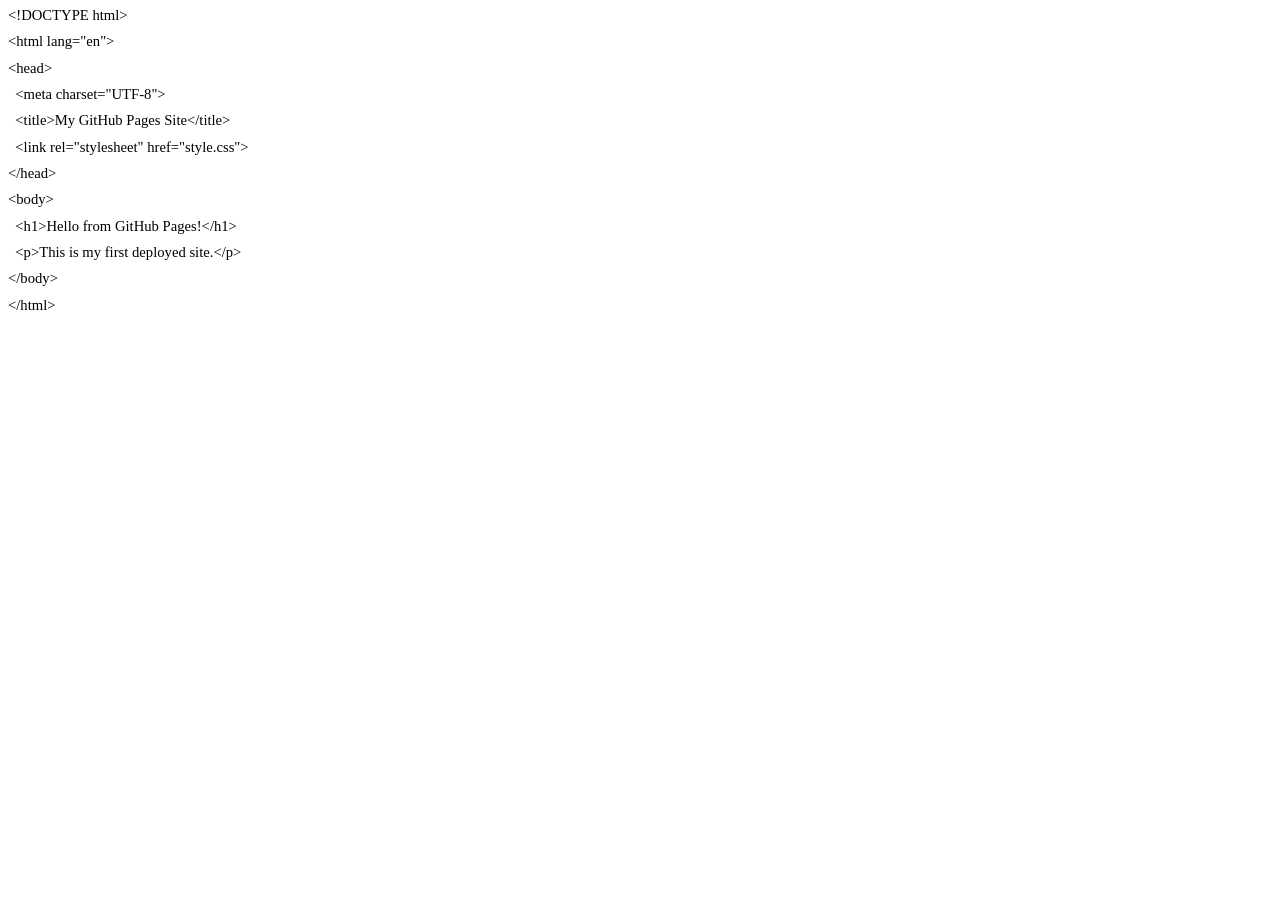
<file: index.htm>
<html xmlns:v="urn:schemas-microsoft-com:vml"
xmlns:o="urn:schemas-microsoft-com:office:office"
xmlns:w="urn:schemas-microsoft-com:office:word"
xmlns:m="http://schemas.microsoft.com/office/2004/12/omml"
xmlns="http://www.w3.org/TR/REC-html40">

<head>
<meta http-equiv=Content-Type content="text/html; charset=windows-1252">
<meta name=ProgId content=Word.Document>
<meta name=Generator content="Microsoft Word 15">
<meta name=Originator content="Microsoft Word 15">
<link rel=File-List href="index_files/filelist.xml">
<!--[if gte mso 9]><xml>
 <o:DocumentProperties>
  <o:Author>sara</o:Author>
  <o:LastAuthor>sara</o:LastAuthor>
  <o:Revision>1</o:Revision>
  <o:TotalTime>4</o:TotalTime>
  <o:Created>2026-06-17T13:16:00Z</o:Created>
  <o:LastSaved>2026-06-17T13:20:00Z</o:LastSaved>
  <o:Pages>1</o:Pages>
  <o:Words>37</o:Words>
  <o:Characters>217</o:Characters>
  <o:Lines>1</o:Lines>
  <o:Paragraphs>1</o:Paragraphs>
  <o:CharactersWithSpaces>253</o:CharactersWithSpaces>
  <o:Version>15.00</o:Version>
 </o:DocumentProperties>
 <o:OfficeDocumentSettings>
  <o:AllowPNG/>
 </o:OfficeDocumentSettings>
</xml><![endif]-->
<link rel=themeData href="index_files/themedata.thmx">
<link rel=colorSchemeMapping href="index_files/colorschememapping.xml">
<!--[if gte mso 9]><xml>
 <w:WordDocument>
  <w:SpellingState>Clean</w:SpellingState>
  <w:GrammarState>Clean</w:GrammarState>
  <w:TrackMoves>false</w:TrackMoves>
  <w:TrackFormatting/>
  <w:PunctuationKerning/>
  <w:ValidateAgainstSchemas/>
  <w:SaveIfXMLInvalid>false</w:SaveIfXMLInvalid>
  <w:IgnoreMixedContent>false</w:IgnoreMixedContent>
  <w:AlwaysShowPlaceholderText>false</w:AlwaysShowPlaceholderText>
  <w:DoNotPromoteQF/>
  <w:LidThemeOther>EN-US</w:LidThemeOther>
  <w:LidThemeAsian>JA</w:LidThemeAsian>
  <w:LidThemeComplexScript>X-NONE</w:LidThemeComplexScript>
  <w:Compatibility>
   <w:BreakWrappedTables/>
   <w:SnapToGridInCell/>
   <w:WrapTextWithPunct/>
   <w:UseAsianBreakRules/>
   <w:DontGrowAutofit/>
   <w:SplitPgBreakAndParaMark/>
   <w:EnableOpenTypeKerning/>
   <w:DontFlipMirrorIndents/>
   <w:OverrideTableStyleHps/>
   <w:UseFELayout/>
  </w:Compatibility>
  <m:mathPr>
   <m:mathFont m:val="Cambria Math"/>
   <m:brkBin m:val="before"/>
   <m:brkBinSub m:val="&#45;-"/>
   <m:smallFrac m:val="off"/>
   <m:dispDef/>
   <m:lMargin m:val="0"/>
   <m:rMargin m:val="0"/>
   <m:defJc m:val="centerGroup"/>
   <m:wrapIndent m:val="1440"/>
   <m:intLim m:val="subSup"/>
   <m:naryLim m:val="undOvr"/>
  </m:mathPr></w:WordDocument>
</xml><![endif]--><!--[if gte mso 9]><xml>
 <w:LatentStyles DefLockedState="false" DefUnhideWhenUsed="false"
  DefSemiHidden="false" DefQFormat="false" DefPriority="99"
  LatentStyleCount="371">
  <w:LsdException Locked="false" Priority="0" QFormat="true" Name="Normal"/>
  <w:LsdException Locked="false" Priority="9" QFormat="true" Name="heading 1"/>
  <w:LsdException Locked="false" Priority="9" SemiHidden="true"
   UnhideWhenUsed="true" QFormat="true" Name="heading 2"/>
  <w:LsdException Locked="false" Priority="9" SemiHidden="true"
   UnhideWhenUsed="true" QFormat="true" Name="heading 3"/>
  <w:LsdException Locked="false" Priority="9" SemiHidden="true"
   UnhideWhenUsed="true" QFormat="true" Name="heading 4"/>
  <w:LsdException Locked="false" Priority="9" SemiHidden="true"
   UnhideWhenUsed="true" QFormat="true" Name="heading 5"/>
  <w:LsdException Locked="false" Priority="9" SemiHidden="true"
   UnhideWhenUsed="true" QFormat="true" Name="heading 6"/>
  <w:LsdException Locked="false" Priority="9" SemiHidden="true"
   UnhideWhenUsed="true" QFormat="true" Name="heading 7"/>
  <w:LsdException Locked="false" Priority="9" SemiHidden="true"
   UnhideWhenUsed="true" QFormat="true" Name="heading 8"/>
  <w:LsdException Locked="false" Priority="9" SemiHidden="true"
   UnhideWhenUsed="true" QFormat="true" Name="heading 9"/>
  <w:LsdException Locked="false" SemiHidden="true" UnhideWhenUsed="true"
   Name="index 1"/>
  <w:LsdException Locked="false" SemiHidden="true" UnhideWhenUsed="true"
   Name="index 2"/>
  <w:LsdException Locked="false" SemiHidden="true" UnhideWhenUsed="true"
   Name="index 3"/>
  <w:LsdException Locked="false" SemiHidden="true" UnhideWhenUsed="true"
   Name="index 4"/>
  <w:LsdException Locked="false" SemiHidden="true" UnhideWhenUsed="true"
   Name="index 5"/>
  <w:LsdException Locked="false" SemiHidden="true" UnhideWhenUsed="true"
   Name="index 6"/>
  <w:LsdException Locked="false" SemiHidden="true" UnhideWhenUsed="true"
   Name="index 7"/>
  <w:LsdException Locked="false" SemiHidden="true" UnhideWhenUsed="true"
   Name="index 8"/>
  <w:LsdException Locked="false" SemiHidden="true" UnhideWhenUsed="true"
   Name="index 9"/>
  <w:LsdException Locked="false" Priority="39" SemiHidden="true"
   UnhideWhenUsed="true" Name="toc 1"/>
  <w:LsdException Locked="false" Priority="39" SemiHidden="true"
   UnhideWhenUsed="true" Name="toc 2"/>
  <w:LsdException Locked="false" Priority="39" SemiHidden="true"
   UnhideWhenUsed="true" Name="toc 3"/>
  <w:LsdException Locked="false" Priority="39" SemiHidden="true"
   UnhideWhenUsed="true" Name="toc 4"/>
  <w:LsdException Locked="false" Priority="39" SemiHidden="true"
   UnhideWhenUsed="true" Name="toc 5"/>
  <w:LsdException Locked="false" Priority="39" SemiHidden="true"
   UnhideWhenUsed="true" Name="toc 6"/>
  <w:LsdException Locked="false" Priority="39" SemiHidden="true"
   UnhideWhenUsed="true" Name="toc 7"/>
  <w:LsdException Locked="false" Priority="39" SemiHidden="true"
   UnhideWhenUsed="true" Name="toc 8"/>
  <w:LsdException Locked="false" Priority="39" SemiHidden="true"
   UnhideWhenUsed="true" Name="toc 9"/>
  <w:LsdException Locked="false" SemiHidden="true" UnhideWhenUsed="true"
   Name="Normal Indent"/>
  <w:LsdException Locked="false" SemiHidden="true" UnhideWhenUsed="true"
   Name="footnote text"/>
  <w:LsdException Locked="false" SemiHidden="true" UnhideWhenUsed="true"
   Name="annotation text"/>
  <w:LsdException Locked="false" SemiHidden="true" UnhideWhenUsed="true"
   Name="header"/>
  <w:LsdException Locked="false" SemiHidden="true" UnhideWhenUsed="true"
   Name="footer"/>
  <w:LsdException Locked="false" SemiHidden="true" UnhideWhenUsed="true"
   Name="index heading"/>
  <w:LsdException Locked="false" Priority="35" SemiHidden="true"
   UnhideWhenUsed="true" QFormat="true" Name="caption"/>
  <w:LsdException Locked="false" SemiHidden="true" UnhideWhenUsed="true"
   Name="table of figures"/>
  <w:LsdException Locked="false" SemiHidden="true" UnhideWhenUsed="true"
   Name="envelope address"/>
  <w:LsdException Locked="false" SemiHidden="true" UnhideWhenUsed="true"
   Name="envelope return"/>
  <w:LsdException Locked="false" SemiHidden="true" UnhideWhenUsed="true"
   Name="footnote reference"/>
  <w:LsdException Locked="false" SemiHidden="true" UnhideWhenUsed="true"
   Name="annotation reference"/>
  <w:LsdException Locked="false" SemiHidden="true" UnhideWhenUsed="true"
   Name="line number"/>
  <w:LsdException Locked="false" SemiHidden="true" UnhideWhenUsed="true"
   Name="page number"/>
  <w:LsdException Locked="false" SemiHidden="true" UnhideWhenUsed="true"
   Name="endnote reference"/>
  <w:LsdException Locked="false" SemiHidden="true" UnhideWhenUsed="true"
   Name="endnote text"/>
  <w:LsdException Locked="false" SemiHidden="true" UnhideWhenUsed="true"
   Name="table of authorities"/>
  <w:LsdException Locked="false" SemiHidden="true" UnhideWhenUsed="true"
   Name="macro"/>
  <w:LsdException Locked="false" SemiHidden="true" UnhideWhenUsed="true"
   Name="toa heading"/>
  <w:LsdException Locked="false" SemiHidden="true" UnhideWhenUsed="true"
   Name="List"/>
  <w:LsdException Locked="false" SemiHidden="true" UnhideWhenUsed="true"
   Name="List Bullet"/>
  <w:LsdException Locked="false" SemiHidden="true" UnhideWhenUsed="true"
   Name="List Number"/>
  <w:LsdException Locked="false" SemiHidden="true" UnhideWhenUsed="true"
   Name="List 2"/>
  <w:LsdException Locked="false" SemiHidden="true" UnhideWhenUsed="true"
   Name="List 3"/>
  <w:LsdException Locked="false" SemiHidden="true" UnhideWhenUsed="true"
   Name="List 4"/>
  <w:LsdException Locked="false" SemiHidden="true" UnhideWhenUsed="true"
   Name="List 5"/>
  <w:LsdException Locked="false" SemiHidden="true" UnhideWhenUsed="true"
   Name="List Bullet 2"/>
  <w:LsdException Locked="false" SemiHidden="true" UnhideWhenUsed="true"
   Name="List Bullet 3"/>
  <w:LsdException Locked="false" SemiHidden="true" UnhideWhenUsed="true"
   Name="List Bullet 4"/>
  <w:LsdException Locked="false" SemiHidden="true" UnhideWhenUsed="true"
   Name="List Bullet 5"/>
  <w:LsdException Locked="false" SemiHidden="true" UnhideWhenUsed="true"
   Name="List Number 2"/>
  <w:LsdException Locked="false" SemiHidden="true" UnhideWhenUsed="true"
   Name="List Number 3"/>
  <w:LsdException Locked="false" SemiHidden="true" UnhideWhenUsed="true"
   Name="List Number 4"/>
  <w:LsdException Locked="false" SemiHidden="true" UnhideWhenUsed="true"
   Name="List Number 5"/>
  <w:LsdException Locked="false" Priority="10" QFormat="true" Name="Title"/>
  <w:LsdException Locked="false" SemiHidden="true" UnhideWhenUsed="true"
   Name="Closing"/>
  <w:LsdException Locked="false" SemiHidden="true" UnhideWhenUsed="true"
   Name="Signature"/>
  <w:LsdException Locked="false" Priority="1" SemiHidden="true"
   UnhideWhenUsed="true" Name="Default Paragraph Font"/>
  <w:LsdException Locked="false" SemiHidden="true" UnhideWhenUsed="true"
   Name="Body Text"/>
  <w:LsdException Locked="false" SemiHidden="true" UnhideWhenUsed="true"
   Name="Body Text Indent"/>
  <w:LsdException Locked="false" SemiHidden="true" UnhideWhenUsed="true"
   Name="List Continue"/>
  <w:LsdException Locked="false" SemiHidden="true" UnhideWhenUsed="true"
   Name="List Continue 2"/>
  <w:LsdException Locked="false" SemiHidden="true" UnhideWhenUsed="true"
   Name="List Continue 3"/>
  <w:LsdException Locked="false" SemiHidden="true" UnhideWhenUsed="true"
   Name="List Continue 4"/>
  <w:LsdException Locked="false" SemiHidden="true" UnhideWhenUsed="true"
   Name="List Continue 5"/>
  <w:LsdException Locked="false" SemiHidden="true" UnhideWhenUsed="true"
   Name="Message Header"/>
  <w:LsdException Locked="false" Priority="11" QFormat="true" Name="Subtitle"/>
  <w:LsdException Locked="false" SemiHidden="true" UnhideWhenUsed="true"
   Name="Salutation"/>
  <w:LsdException Locked="false" SemiHidden="true" UnhideWhenUsed="true"
   Name="Date"/>
  <w:LsdException Locked="false" SemiHidden="true" UnhideWhenUsed="true"
   Name="Body Text First Indent"/>
  <w:LsdException Locked="false" SemiHidden="true" UnhideWhenUsed="true"
   Name="Body Text First Indent 2"/>
  <w:LsdException Locked="false" SemiHidden="true" UnhideWhenUsed="true"
   Name="Note Heading"/>
  <w:LsdException Locked="false" SemiHidden="true" UnhideWhenUsed="true"
   Name="Body Text 2"/>
  <w:LsdException Locked="false" SemiHidden="true" UnhideWhenUsed="true"
   Name="Body Text 3"/>
  <w:LsdException Locked="false" SemiHidden="true" UnhideWhenUsed="true"
   Name="Body Text Indent 2"/>
  <w:LsdException Locked="false" SemiHidden="true" UnhideWhenUsed="true"
   Name="Body Text Indent 3"/>
  <w:LsdException Locked="false" SemiHidden="true" UnhideWhenUsed="true"
   Name="Block Text"/>
  <w:LsdException Locked="false" SemiHidden="true" UnhideWhenUsed="true"
   Name="Hyperlink"/>
  <w:LsdException Locked="false" SemiHidden="true" UnhideWhenUsed="true"
   Name="FollowedHyperlink"/>
  <w:LsdException Locked="false" Priority="22" QFormat="true" Name="Strong"/>
  <w:LsdException Locked="false" Priority="20" QFormat="true" Name="Emphasis"/>
  <w:LsdException Locked="false" SemiHidden="true" UnhideWhenUsed="true"
   Name="Document Map"/>
  <w:LsdException Locked="false" SemiHidden="true" UnhideWhenUsed="true"
   Name="Plain Text"/>
  <w:LsdException Locked="false" SemiHidden="true" UnhideWhenUsed="true"
   Name="E-mail Signature"/>
  <w:LsdException Locked="false" SemiHidden="true" UnhideWhenUsed="true"
   Name="HTML Top of Form"/>
  <w:LsdException Locked="false" SemiHidden="true" UnhideWhenUsed="true"
   Name="HTML Bottom of Form"/>
  <w:LsdException Locked="false" SemiHidden="true" UnhideWhenUsed="true"
   Name="Normal (Web)"/>
  <w:LsdException Locked="false" SemiHidden="true" UnhideWhenUsed="true"
   Name="HTML Acronym"/>
  <w:LsdException Locked="false" SemiHidden="true" UnhideWhenUsed="true"
   Name="HTML Address"/>
  <w:LsdException Locked="false" SemiHidden="true" UnhideWhenUsed="true"
   Name="HTML Cite"/>
  <w:LsdException Locked="false" SemiHidden="true" UnhideWhenUsed="true"
   Name="HTML Code"/>
  <w:LsdException Locked="false" SemiHidden="true" UnhideWhenUsed="true"
   Name="HTML Definition"/>
  <w:LsdException Locked="false" SemiHidden="true" UnhideWhenUsed="true"
   Name="HTML Keyboard"/>
  <w:LsdException Locked="false" SemiHidden="true" UnhideWhenUsed="true"
   Name="HTML Preformatted"/>
  <w:LsdException Locked="false" SemiHidden="true" UnhideWhenUsed="true"
   Name="HTML Sample"/>
  <w:LsdException Locked="false" SemiHidden="true" UnhideWhenUsed="true"
   Name="HTML Typewriter"/>
  <w:LsdException Locked="false" SemiHidden="true" UnhideWhenUsed="true"
   Name="HTML Variable"/>
  <w:LsdException Locked="false" SemiHidden="true" UnhideWhenUsed="true"
   Name="Normal Table"/>
  <w:LsdException Locked="false" SemiHidden="true" UnhideWhenUsed="true"
   Name="annotation subject"/>
  <w:LsdException Locked="false" SemiHidden="true" UnhideWhenUsed="true"
   Name="No List"/>
  <w:LsdException Locked="false" SemiHidden="true" UnhideWhenUsed="true"
   Name="Outline List 1"/>
  <w:LsdException Locked="false" SemiHidden="true" UnhideWhenUsed="true"
   Name="Outline List 2"/>
  <w:LsdException Locked="false" SemiHidden="true" UnhideWhenUsed="true"
   Name="Outline List 3"/>
  <w:LsdException Locked="false" SemiHidden="true" UnhideWhenUsed="true"
   Name="Table Simple 1"/>
  <w:LsdException Locked="false" SemiHidden="true" UnhideWhenUsed="true"
   Name="Table Simple 2"/>
  <w:LsdException Locked="false" SemiHidden="true" UnhideWhenUsed="true"
   Name="Table Simple 3"/>
  <w:LsdException Locked="false" SemiHidden="true" UnhideWhenUsed="true"
   Name="Table Classic 1"/>
  <w:LsdException Locked="false" SemiHidden="true" UnhideWhenUsed="true"
   Name="Table Classic 2"/>
  <w:LsdException Locked="false" SemiHidden="true" UnhideWhenUsed="true"
   Name="Table Classic 3"/>
  <w:LsdException Locked="false" SemiHidden="true" UnhideWhenUsed="true"
   Name="Table Classic 4"/>
  <w:LsdException Locked="false" SemiHidden="true" UnhideWhenUsed="true"
   Name="Table Colorful 1"/>
  <w:LsdException Locked="false" SemiHidden="true" UnhideWhenUsed="true"
   Name="Table Colorful 2"/>
  <w:LsdException Locked="false" SemiHidden="true" UnhideWhenUsed="true"
   Name="Table Colorful 3"/>
  <w:LsdException Locked="false" SemiHidden="true" UnhideWhenUsed="true"
   Name="Table Columns 1"/>
  <w:LsdException Locked="false" SemiHidden="true" UnhideWhenUsed="true"
   Name="Table Columns 2"/>
  <w:LsdException Locked="false" SemiHidden="true" UnhideWhenUsed="true"
   Name="Table Columns 3"/>
  <w:LsdException Locked="false" SemiHidden="true" UnhideWhenUsed="true"
   Name="Table Columns 4"/>
  <w:LsdException Locked="false" SemiHidden="true" UnhideWhenUsed="true"
   Name="Table Columns 5"/>
  <w:LsdException Locked="false" SemiHidden="true" UnhideWhenUsed="true"
   Name="Table Grid 1"/>
  <w:LsdException Locked="false" SemiHidden="true" UnhideWhenUsed="true"
   Name="Table Grid 2"/>
  <w:LsdException Locked="false" SemiHidden="true" UnhideWhenUsed="true"
   Name="Table Grid 3"/>
  <w:LsdException Locked="false" SemiHidden="true" UnhideWhenUsed="true"
   Name="Table Grid 4"/>
  <w:LsdException Locked="false" SemiHidden="true" UnhideWhenUsed="true"
   Name="Table Grid 5"/>
  <w:LsdException Locked="false" SemiHidden="true" UnhideWhenUsed="true"
   Name="Table Grid 6"/>
  <w:LsdException Locked="false" SemiHidden="true" UnhideWhenUsed="true"
   Name="Table Grid 7"/>
  <w:LsdException Locked="false" SemiHidden="true" UnhideWhenUsed="true"
   Name="Table Grid 8"/>
  <w:LsdException Locked="false" SemiHidden="true" UnhideWhenUsed="true"
   Name="Table List 1"/>
  <w:LsdException Locked="false" SemiHidden="true" UnhideWhenUsed="true"
   Name="Table List 2"/>
  <w:LsdException Locked="false" SemiHidden="true" UnhideWhenUsed="true"
   Name="Table List 3"/>
  <w:LsdException Locked="false" SemiHidden="true" UnhideWhenUsed="true"
   Name="Table List 4"/>
  <w:LsdException Locked="false" SemiHidden="true" UnhideWhenUsed="true"
   Name="Table List 5"/>
  <w:LsdException Locked="false" SemiHidden="true" UnhideWhenUsed="true"
   Name="Table List 6"/>
  <w:LsdException Locked="false" SemiHidden="true" UnhideWhenUsed="true"
   Name="Table List 7"/>
  <w:LsdException Locked="false" SemiHidden="true" UnhideWhenUsed="true"
   Name="Table List 8"/>
  <w:LsdException Locked="false" SemiHidden="true" UnhideWhenUsed="true"
   Name="Table 3D effects 1"/>
  <w:LsdException Locked="false" SemiHidden="true" UnhideWhenUsed="true"
   Name="Table 3D effects 2"/>
  <w:LsdException Locked="false" SemiHidden="true" UnhideWhenUsed="true"
   Name="Table 3D effects 3"/>
  <w:LsdException Locked="false" SemiHidden="true" UnhideWhenUsed="true"
   Name="Table Contemporary"/>
  <w:LsdException Locked="false" SemiHidden="true" UnhideWhenUsed="true"
   Name="Table Elegant"/>
  <w:LsdException Locked="false" SemiHidden="true" UnhideWhenUsed="true"
   Name="Table Professional"/>
  <w:LsdException Locked="false" SemiHidden="true" UnhideWhenUsed="true"
   Name="Table Subtle 1"/>
  <w:LsdException Locked="false" SemiHidden="true" UnhideWhenUsed="true"
   Name="Table Subtle 2"/>
  <w:LsdException Locked="false" SemiHidden="true" UnhideWhenUsed="true"
   Name="Table Web 1"/>
  <w:LsdException Locked="false" SemiHidden="true" UnhideWhenUsed="true"
   Name="Table Web 2"/>
  <w:LsdException Locked="false" SemiHidden="true" UnhideWhenUsed="true"
   Name="Table Web 3"/>
  <w:LsdException Locked="false" SemiHidden="true" UnhideWhenUsed="true"
   Name="Balloon Text"/>
  <w:LsdException Locked="false" Priority="39" Name="Table Grid"/>
  <w:LsdException Locked="false" SemiHidden="true" UnhideWhenUsed="true"
   Name="Table Theme"/>
  <w:LsdException Locked="false" SemiHidden="true" Name="Placeholder Text"/>
  <w:LsdException Locked="false" Priority="1" QFormat="true" Name="No Spacing"/>
  <w:LsdException Locked="false" Priority="60" Name="Light Shading"/>
  <w:LsdException Locked="false" Priority="61" Name="Light List"/>
  <w:LsdException Locked="false" Priority="62" Name="Light Grid"/>
  <w:LsdException Locked="false" Priority="63" Name="Medium Shading 1"/>
  <w:LsdException Locked="false" Priority="64" Name="Medium Shading 2"/>
  <w:LsdException Locked="false" Priority="65" Name="Medium List 1"/>
  <w:LsdException Locked="false" Priority="66" Name="Medium List 2"/>
  <w:LsdException Locked="false" Priority="67" Name="Medium Grid 1"/>
  <w:LsdException Locked="false" Priority="68" Name="Medium Grid 2"/>
  <w:LsdException Locked="false" Priority="69" Name="Medium Grid 3"/>
  <w:LsdException Locked="false" Priority="70" Name="Dark List"/>
  <w:LsdException Locked="false" Priority="71" Name="Colorful Shading"/>
  <w:LsdException Locked="false" Priority="72" Name="Colorful List"/>
  <w:LsdException Locked="false" Priority="73" Name="Colorful Grid"/>
  <w:LsdException Locked="false" Priority="60" Name="Light Shading Accent 1"/>
  <w:LsdException Locked="false" Priority="61" Name="Light List Accent 1"/>
  <w:LsdException Locked="false" Priority="62" Name="Light Grid Accent 1"/>
  <w:LsdException Locked="false" Priority="63" Name="Medium Shading 1 Accent 1"/>
  <w:LsdException Locked="false" Priority="64" Name="Medium Shading 2 Accent 1"/>
  <w:LsdException Locked="false" Priority="65" Name="Medium List 1 Accent 1"/>
  <w:LsdException Locked="false" SemiHidden="true" Name="Revision"/>
  <w:LsdException Locked="false" Priority="34" QFormat="true"
   Name="List Paragraph"/>
  <w:LsdException Locked="false" Priority="29" QFormat="true" Name="Quote"/>
  <w:LsdException Locked="false" Priority="30" QFormat="true"
   Name="Intense Quote"/>
  <w:LsdException Locked="false" Priority="66" Name="Medium List 2 Accent 1"/>
  <w:LsdException Locked="false" Priority="67" Name="Medium Grid 1 Accent 1"/>
  <w:LsdException Locked="false" Priority="68" Name="Medium Grid 2 Accent 1"/>
  <w:LsdException Locked="false" Priority="69" Name="Medium Grid 3 Accent 1"/>
  <w:LsdException Locked="false" Priority="70" Name="Dark List Accent 1"/>
  <w:LsdException Locked="false" Priority="71" Name="Colorful Shading Accent 1"/>
  <w:LsdException Locked="false" Priority="72" Name="Colorful List Accent 1"/>
  <w:LsdException Locked="false" Priority="73" Name="Colorful Grid Accent 1"/>
  <w:LsdException Locked="false" Priority="60" Name="Light Shading Accent 2"/>
  <w:LsdException Locked="false" Priority="61" Name="Light List Accent 2"/>
  <w:LsdException Locked="false" Priority="62" Name="Light Grid Accent 2"/>
  <w:LsdException Locked="false" Priority="63" Name="Medium Shading 1 Accent 2"/>
  <w:LsdException Locked="false" Priority="64" Name="Medium Shading 2 Accent 2"/>
  <w:LsdException Locked="false" Priority="65" Name="Medium List 1 Accent 2"/>
  <w:LsdException Locked="false" Priority="66" Name="Medium List 2 Accent 2"/>
  <w:LsdException Locked="false" Priority="67" Name="Medium Grid 1 Accent 2"/>
  <w:LsdException Locked="false" Priority="68" Name="Medium Grid 2 Accent 2"/>
  <w:LsdException Locked="false" Priority="69" Name="Medium Grid 3 Accent 2"/>
  <w:LsdException Locked="false" Priority="70" Name="Dark List Accent 2"/>
  <w:LsdException Locked="false" Priority="71" Name="Colorful Shading Accent 2"/>
  <w:LsdException Locked="false" Priority="72" Name="Colorful List Accent 2"/>
  <w:LsdException Locked="false" Priority="73" Name="Colorful Grid Accent 2"/>
  <w:LsdException Locked="false" Priority="60" Name="Light Shading Accent 3"/>
  <w:LsdException Locked="false" Priority="61" Name="Light List Accent 3"/>
  <w:LsdException Locked="false" Priority="62" Name="Light Grid Accent 3"/>
  <w:LsdException Locked="false" Priority="63" Name="Medium Shading 1 Accent 3"/>
  <w:LsdException Locked="false" Priority="64" Name="Medium Shading 2 Accent 3"/>
  <w:LsdException Locked="false" Priority="65" Name="Medium List 1 Accent 3"/>
  <w:LsdException Locked="false" Priority="66" Name="Medium List 2 Accent 3"/>
  <w:LsdException Locked="false" Priority="67" Name="Medium Grid 1 Accent 3"/>
  <w:LsdException Locked="false" Priority="68" Name="Medium Grid 2 Accent 3"/>
  <w:LsdException Locked="false" Priority="69" Name="Medium Grid 3 Accent 3"/>
  <w:LsdException Locked="false" Priority="70" Name="Dark List Accent 3"/>
  <w:LsdException Locked="false" Priority="71" Name="Colorful Shading Accent 3"/>
  <w:LsdException Locked="false" Priority="72" Name="Colorful List Accent 3"/>
  <w:LsdException Locked="false" Priority="73" Name="Colorful Grid Accent 3"/>
  <w:LsdException Locked="false" Priority="60" Name="Light Shading Accent 4"/>
  <w:LsdException Locked="false" Priority="61" Name="Light List Accent 4"/>
  <w:LsdException Locked="false" Priority="62" Name="Light Grid Accent 4"/>
  <w:LsdException Locked="false" Priority="63" Name="Medium Shading 1 Accent 4"/>
  <w:LsdException Locked="false" Priority="64" Name="Medium Shading 2 Accent 4"/>
  <w:LsdException Locked="false" Priority="65" Name="Medium List 1 Accent 4"/>
  <w:LsdException Locked="false" Priority="66" Name="Medium List 2 Accent 4"/>
  <w:LsdException Locked="false" Priority="67" Name="Medium Grid 1 Accent 4"/>
  <w:LsdException Locked="false" Priority="68" Name="Medium Grid 2 Accent 4"/>
  <w:LsdException Locked="false" Priority="69" Name="Medium Grid 3 Accent 4"/>
  <w:LsdException Locked="false" Priority="70" Name="Dark List Accent 4"/>
  <w:LsdException Locked="false" Priority="71" Name="Colorful Shading Accent 4"/>
  <w:LsdException Locked="false" Priority="72" Name="Colorful List Accent 4"/>
  <w:LsdException Locked="false" Priority="73" Name="Colorful Grid Accent 4"/>
  <w:LsdException Locked="false" Priority="60" Name="Light Shading Accent 5"/>
  <w:LsdException Locked="false" Priority="61" Name="Light List Accent 5"/>
  <w:LsdException Locked="false" Priority="62" Name="Light Grid Accent 5"/>
  <w:LsdException Locked="false" Priority="63" Name="Medium Shading 1 Accent 5"/>
  <w:LsdException Locked="false" Priority="64" Name="Medium Shading 2 Accent 5"/>
  <w:LsdException Locked="false" Priority="65" Name="Medium List 1 Accent 5"/>
  <w:LsdException Locked="false" Priority="66" Name="Medium List 2 Accent 5"/>
  <w:LsdException Locked="false" Priority="67" Name="Medium Grid 1 Accent 5"/>
  <w:LsdException Locked="false" Priority="68" Name="Medium Grid 2 Accent 5"/>
  <w:LsdException Locked="false" Priority="69" Name="Medium Grid 3 Accent 5"/>
  <w:LsdException Locked="false" Priority="70" Name="Dark List Accent 5"/>
  <w:LsdException Locked="false" Priority="71" Name="Colorful Shading Accent 5"/>
  <w:LsdException Locked="false" Priority="72" Name="Colorful List Accent 5"/>
  <w:LsdException Locked="false" Priority="73" Name="Colorful Grid Accent 5"/>
  <w:LsdException Locked="false" Priority="60" Name="Light Shading Accent 6"/>
  <w:LsdException Locked="false" Priority="61" Name="Light List Accent 6"/>
  <w:LsdException Locked="false" Priority="62" Name="Light Grid Accent 6"/>
  <w:LsdException Locked="false" Priority="63" Name="Medium Shading 1 Accent 6"/>
  <w:LsdException Locked="false" Priority="64" Name="Medium Shading 2 Accent 6"/>
  <w:LsdException Locked="false" Priority="65" Name="Medium List 1 Accent 6"/>
  <w:LsdException Locked="false" Priority="66" Name="Medium List 2 Accent 6"/>
  <w:LsdException Locked="false" Priority="67" Name="Medium Grid 1 Accent 6"/>
  <w:LsdException Locked="false" Priority="68" Name="Medium Grid 2 Accent 6"/>
  <w:LsdException Locked="false" Priority="69" Name="Medium Grid 3 Accent 6"/>
  <w:LsdException Locked="false" Priority="70" Name="Dark List Accent 6"/>
  <w:LsdException Locked="false" Priority="71" Name="Colorful Shading Accent 6"/>
  <w:LsdException Locked="false" Priority="72" Name="Colorful List Accent 6"/>
  <w:LsdException Locked="false" Priority="73" Name="Colorful Grid Accent 6"/>
  <w:LsdException Locked="false" Priority="19" QFormat="true"
   Name="Subtle Emphasis"/>
  <w:LsdException Locked="false" Priority="21" QFormat="true"
   Name="Intense Emphasis"/>
  <w:LsdException Locked="false" Priority="31" QFormat="true"
   Name="Subtle Reference"/>
  <w:LsdException Locked="false" Priority="32" QFormat="true"
   Name="Intense Reference"/>
  <w:LsdException Locked="false" Priority="33" QFormat="true" Name="Book Title"/>
  <w:LsdException Locked="false" Priority="37" SemiHidden="true"
   UnhideWhenUsed="true" Name="Bibliography"/>
  <w:LsdException Locked="false" Priority="39" SemiHidden="true"
   UnhideWhenUsed="true" QFormat="true" Name="TOC Heading"/>
  <w:LsdException Locked="false" Priority="41" Name="Plain Table 1"/>
  <w:LsdException Locked="false" Priority="42" Name="Plain Table 2"/>
  <w:LsdException Locked="false" Priority="43" Name="Plain Table 3"/>
  <w:LsdException Locked="false" Priority="44" Name="Plain Table 4"/>
  <w:LsdException Locked="false" Priority="45" Name="Plain Table 5"/>
  <w:LsdException Locked="false" Priority="40" Name="Grid Table Light"/>
  <w:LsdException Locked="false" Priority="46" Name="Grid Table 1 Light"/>
  <w:LsdException Locked="false" Priority="47" Name="Grid Table 2"/>
  <w:LsdException Locked="false" Priority="48" Name="Grid Table 3"/>
  <w:LsdException Locked="false" Priority="49" Name="Grid Table 4"/>
  <w:LsdException Locked="false" Priority="50" Name="Grid Table 5 Dark"/>
  <w:LsdException Locked="false" Priority="51" Name="Grid Table 6 Colorful"/>
  <w:LsdException Locked="false" Priority="52" Name="Grid Table 7 Colorful"/>
  <w:LsdException Locked="false" Priority="46"
   Name="Grid Table 1 Light Accent 1"/>
  <w:LsdException Locked="false" Priority="47" Name="Grid Table 2 Accent 1"/>
  <w:LsdException Locked="false" Priority="48" Name="Grid Table 3 Accent 1"/>
  <w:LsdException Locked="false" Priority="49" Name="Grid Table 4 Accent 1"/>
  <w:LsdException Locked="false" Priority="50" Name="Grid Table 5 Dark Accent 1"/>
  <w:LsdException Locked="false" Priority="51"
   Name="Grid Table 6 Colorful Accent 1"/>
  <w:LsdException Locked="false" Priority="52"
   Name="Grid Table 7 Colorful Accent 1"/>
  <w:LsdException Locked="false" Priority="46"
   Name="Grid Table 1 Light Accent 2"/>
  <w:LsdException Locked="false" Priority="47" Name="Grid Table 2 Accent 2"/>
  <w:LsdException Locked="false" Priority="48" Name="Grid Table 3 Accent 2"/>
  <w:LsdException Locked="false" Priority="49" Name="Grid Table 4 Accent 2"/>
  <w:LsdException Locked="false" Priority="50" Name="Grid Table 5 Dark Accent 2"/>
  <w:LsdException Locked="false" Priority="51"
   Name="Grid Table 6 Colorful Accent 2"/>
  <w:LsdException Locked="false" Priority="52"
   Name="Grid Table 7 Colorful Accent 2"/>
  <w:LsdException Locked="false" Priority="46"
   Name="Grid Table 1 Light Accent 3"/>
  <w:LsdException Locked="false" Priority="47" Name="Grid Table 2 Accent 3"/>
  <w:LsdException Locked="false" Priority="48" Name="Grid Table 3 Accent 3"/>
  <w:LsdException Locked="false" Priority="49" Name="Grid Table 4 Accent 3"/>
  <w:LsdException Locked="false" Priority="50" Name="Grid Table 5 Dark Accent 3"/>
  <w:LsdException Locked="false" Priority="51"
   Name="Grid Table 6 Colorful Accent 3"/>
  <w:LsdException Locked="false" Priority="52"
   Name="Grid Table 7 Colorful Accent 3"/>
  <w:LsdException Locked="false" Priority="46"
   Name="Grid Table 1 Light Accent 4"/>
  <w:LsdException Locked="false" Priority="47" Name="Grid Table 2 Accent 4"/>
  <w:LsdException Locked="false" Priority="48" Name="Grid Table 3 Accent 4"/>
  <w:LsdException Locked="false" Priority="49" Name="Grid Table 4 Accent 4"/>
  <w:LsdException Locked="false" Priority="50" Name="Grid Table 5 Dark Accent 4"/>
  <w:LsdException Locked="false" Priority="51"
   Name="Grid Table 6 Colorful Accent 4"/>
  <w:LsdException Locked="false" Priority="52"
   Name="Grid Table 7 Colorful Accent 4"/>
  <w:LsdException Locked="false" Priority="46"
   Name="Grid Table 1 Light Accent 5"/>
  <w:LsdException Locked="false" Priority="47" Name="Grid Table 2 Accent 5"/>
  <w:LsdException Locked="false" Priority="48" Name="Grid Table 3 Accent 5"/>
  <w:LsdException Locked="false" Priority="49" Name="Grid Table 4 Accent 5"/>
  <w:LsdException Locked="false" Priority="50" Name="Grid Table 5 Dark Accent 5"/>
  <w:LsdException Locked="false" Priority="51"
   Name="Grid Table 6 Colorful Accent 5"/>
  <w:LsdException Locked="false" Priority="52"
   Name="Grid Table 7 Colorful Accent 5"/>
  <w:LsdException Locked="false" Priority="46"
   Name="Grid Table 1 Light Accent 6"/>
  <w:LsdException Locked="false" Priority="47" Name="Grid Table 2 Accent 6"/>
  <w:LsdException Locked="false" Priority="48" Name="Grid Table 3 Accent 6"/>
  <w:LsdException Locked="false" Priority="49" Name="Grid Table 4 Accent 6"/>
  <w:LsdException Locked="false" Priority="50" Name="Grid Table 5 Dark Accent 6"/>
  <w:LsdException Locked="false" Priority="51"
   Name="Grid Table 6 Colorful Accent 6"/>
  <w:LsdException Locked="false" Priority="52"
   Name="Grid Table 7 Colorful Accent 6"/>
  <w:LsdException Locked="false" Priority="46" Name="List Table 1 Light"/>
  <w:LsdException Locked="false" Priority="47" Name="List Table 2"/>
  <w:LsdException Locked="false" Priority="48" Name="List Table 3"/>
  <w:LsdException Locked="false" Priority="49" Name="List Table 4"/>
  <w:LsdException Locked="false" Priority="50" Name="List Table 5 Dark"/>
  <w:LsdException Locked="false" Priority="51" Name="List Table 6 Colorful"/>
  <w:LsdException Locked="false" Priority="52" Name="List Table 7 Colorful"/>
  <w:LsdException Locked="false" Priority="46"
   Name="List Table 1 Light Accent 1"/>
  <w:LsdException Locked="false" Priority="47" Name="List Table 2 Accent 1"/>
  <w:LsdException Locked="false" Priority="48" Name="List Table 3 Accent 1"/>
  <w:LsdException Locked="false" Priority="49" Name="List Table 4 Accent 1"/>
  <w:LsdException Locked="false" Priority="50" Name="List Table 5 Dark Accent 1"/>
  <w:LsdException Locked="false" Priority="51"
   Name="List Table 6 Colorful Accent 1"/>
  <w:LsdException Locked="false" Priority="52"
   Name="List Table 7 Colorful Accent 1"/>
  <w:LsdException Locked="false" Priority="46"
   Name="List Table 1 Light Accent 2"/>
  <w:LsdException Locked="false" Priority="47" Name="List Table 2 Accent 2"/>
  <w:LsdException Locked="false" Priority="48" Name="List Table 3 Accent 2"/>
  <w:LsdException Locked="false" Priority="49" Name="List Table 4 Accent 2"/>
  <w:LsdException Locked="false" Priority="50" Name="List Table 5 Dark Accent 2"/>
  <w:LsdException Locked="false" Priority="51"
   Name="List Table 6 Colorful Accent 2"/>
  <w:LsdException Locked="false" Priority="52"
   Name="List Table 7 Colorful Accent 2"/>
  <w:LsdException Locked="false" Priority="46"
   Name="List Table 1 Light Accent 3"/>
  <w:LsdException Locked="false" Priority="47" Name="List Table 2 Accent 3"/>
  <w:LsdException Locked="false" Priority="48" Name="List Table 3 Accent 3"/>
  <w:LsdException Locked="false" Priority="49" Name="List Table 4 Accent 3"/>
  <w:LsdException Locked="false" Priority="50" Name="List Table 5 Dark Accent 3"/>
  <w:LsdException Locked="false" Priority="51"
   Name="List Table 6 Colorful Accent 3"/>
  <w:LsdException Locked="false" Priority="52"
   Name="List Table 7 Colorful Accent 3"/>
  <w:LsdException Locked="false" Priority="46"
   Name="List Table 1 Light Accent 4"/>
  <w:LsdException Locked="false" Priority="47" Name="List Table 2 Accent 4"/>
  <w:LsdException Locked="false" Priority="48" Name="List Table 3 Accent 4"/>
  <w:LsdException Locked="false" Priority="49" Name="List Table 4 Accent 4"/>
  <w:LsdException Locked="false" Priority="50" Name="List Table 5 Dark Accent 4"/>
  <w:LsdException Locked="false" Priority="51"
   Name="List Table 6 Colorful Accent 4"/>
  <w:LsdException Locked="false" Priority="52"
   Name="List Table 7 Colorful Accent 4"/>
  <w:LsdException Locked="false" Priority="46"
   Name="List Table 1 Light Accent 5"/>
  <w:LsdException Locked="false" Priority="47" Name="List Table 2 Accent 5"/>
  <w:LsdException Locked="false" Priority="48" Name="List Table 3 Accent 5"/>
  <w:LsdException Locked="false" Priority="49" Name="List Table 4 Accent 5"/>
  <w:LsdException Locked="false" Priority="50" Name="List Table 5 Dark Accent 5"/>
  <w:LsdException Locked="false" Priority="51"
   Name="List Table 6 Colorful Accent 5"/>
  <w:LsdException Locked="false" Priority="52"
   Name="List Table 7 Colorful Accent 5"/>
  <w:LsdException Locked="false" Priority="46"
   Name="List Table 1 Light Accent 6"/>
  <w:LsdException Locked="false" Priority="47" Name="List Table 2 Accent 6"/>
  <w:LsdException Locked="false" Priority="48" Name="List Table 3 Accent 6"/>
  <w:LsdException Locked="false" Priority="49" Name="List Table 4 Accent 6"/>
  <w:LsdException Locked="false" Priority="50" Name="List Table 5 Dark Accent 6"/>
  <w:LsdException Locked="false" Priority="51"
   Name="List Table 6 Colorful Accent 6"/>
  <w:LsdException Locked="false" Priority="52"
   Name="List Table 7 Colorful Accent 6"/>
 </w:LatentStyles>
</xml><![endif]-->
<style>
<!--
 /* Font Definitions */
 @font-face
	{font-family:"MS Mincho";
	panose-1:2 2 6 9 4 2 5 8 3 4;
	mso-font-alt:"\FF2D\FF33 \660E\671D";
	mso-font-charset:128;
	mso-generic-font-family:modern;
	mso-font-pitch:fixed;
	mso-font-signature:-536870145 1791491579 134217746 0 131231 0;}
@font-face
	{font-family:"Cambria Math";
	panose-1:2 4 5 3 5 4 6 3 2 4;
	mso-font-charset:1;
	mso-generic-font-family:roman;
	mso-font-format:other;
	mso-font-pitch:variable;
	mso-font-signature:0 0 0 0 0 0;}
@font-face
	{font-family:Calibri;
	panose-1:2 15 5 2 2 2 4 3 2 4;
	mso-font-charset:0;
	mso-generic-font-family:swiss;
	mso-font-pitch:variable;
	mso-font-signature:-469750017 -1073732485 9 0 511 0;}
@font-face
	{font-family:"\@MS Mincho";
	panose-1:2 2 6 9 4 2 5 8 3 4;
	mso-font-charset:128;
	mso-generic-font-family:modern;
	mso-font-pitch:fixed;
	mso-font-signature:-536870145 1791491579 134217746 0 131231 0;}
 /* Style Definitions */
 p.MsoNormal, li.MsoNormal, div.MsoNormal
	{mso-style-unhide:no;
	mso-style-qformat:yes;
	mso-style-parent:"";
	margin-top:0in;
	margin-right:0in;
	margin-bottom:8.0pt;
	margin-left:0in;
	line-height:107%;
	mso-pagination:widow-orphan;
	font-size:11.0pt;
	font-family:"Calibri","sans-serif";
	mso-ascii-font-family:Calibri;
	mso-ascii-theme-font:minor-latin;
	mso-fareast-font-family:"MS Mincho";
	mso-fareast-theme-font:minor-fareast;
	mso-hansi-font-family:Calibri;
	mso-hansi-theme-font:minor-latin;
	mso-bidi-font-family:"Times New Roman";
	mso-bidi-theme-font:minor-bidi;}
span.SpellE
	{mso-style-name:"";
	mso-spl-e:yes;}
span.GramE
	{mso-style-name:"";
	mso-gram-e:yes;}
.MsoChpDefault
	{mso-style-type:export-only;
	mso-default-props:yes;
	font-family:"Calibri","sans-serif";
	mso-ascii-font-family:Calibri;
	mso-ascii-theme-font:minor-latin;
	mso-fareast-font-family:"MS Mincho";
	mso-fareast-theme-font:minor-fareast;
	mso-hansi-font-family:Calibri;
	mso-hansi-theme-font:minor-latin;
	mso-bidi-font-family:"Times New Roman";
	mso-bidi-theme-font:minor-bidi;}
.MsoPapDefault
	{mso-style-type:export-only;
	margin-bottom:8.0pt;
	line-height:107%;}
@page WordSection1
	{size:8.5in 11.0in;
	margin:1.0in 1.0in 1.0in 1.0in;
	mso-header-margin:.5in;
	mso-footer-margin:.5in;
	mso-paper-source:0;}
div.WordSection1
	{page:WordSection1;}
-->
</style>
<!--[if gte mso 10]>
<style>
 /* Style Definitions */
 table.MsoNormalTable
	{mso-style-name:"Table Normal";
	mso-tstyle-rowband-size:0;
	mso-tstyle-colband-size:0;
	mso-style-noshow:yes;
	mso-style-priority:99;
	mso-style-parent:"";
	mso-padding-alt:0in 5.4pt 0in 5.4pt;
	mso-para-margin-top:0in;
	mso-para-margin-right:0in;
	mso-para-margin-bottom:8.0pt;
	mso-para-margin-left:0in;
	line-height:107%;
	mso-pagination:widow-orphan;
	font-size:11.0pt;
	font-family:"Calibri","sans-serif";
	mso-ascii-font-family:Calibri;
	mso-ascii-theme-font:minor-latin;
	mso-hansi-font-family:Calibri;
	mso-hansi-theme-font:minor-latin;
	mso-bidi-font-family:"Times New Roman";
	mso-bidi-theme-font:minor-bidi;}
</style>
<![endif]--><!--[if gte mso 9]><xml>
 <o:shapedefaults v:ext="edit" spidmax="1026"/>
</xml><![endif]--><!--[if gte mso 9]><xml>
 <o:shapelayout v:ext="edit">
  <o:idmap v:ext="edit" data="1"/>
 </o:shapelayout></xml><![endif]-->
</head>

<body lang=EN-US style='tab-interval:.5in'>

<div class=WordSection1>

<p class=MsoNormal><span class=GramE>&lt;!DOCTYPE</span> html&gt;<o:p></o:p></p>

<p class=MsoNormal>&lt;html <span class=SpellE><span class=GramE>lang</span></span>=&quot;en&quot;&gt;<o:p></o:p></p>

<p class=MsoNormal>&lt;<span class=GramE>head</span>&gt;<o:p></o:p></p>

<p class=MsoNormal><span style='mso-spacerun:yes'>� </span>&lt;<span
class=GramE>meta</span> charset=&quot;UTF-8&quot;&gt;<o:p></o:p></p>

<p class=MsoNormal><span style='mso-spacerun:yes'>� </span>&lt;<span
class=GramE>title&gt;</span>My <span class=SpellE>GitHub</span> Pages
Site&lt;/title&gt;<o:p></o:p></p>

<p class=MsoNormal><span style='mso-spacerun:yes'>� </span>&lt;link <span
class=SpellE>rel</span>=&quot;<span class=SpellE>stylesheet</span>&quot; <span
class=SpellE>href</span>=&quot;style.css&quot;&gt;<o:p></o:p></p>

<p class=MsoNormal>&lt;/head&gt;<o:p></o:p></p>

<p class=MsoNormal>&lt;<span class=GramE>body</span>&gt;<o:p></o:p></p>

<p class=MsoNormal><span style='mso-spacerun:yes'>� </span>&lt;h1&gt;Hello from
<span class=SpellE>GitHub</span> Pages<span class=GramE>!&lt;</span>/h1&gt;<o:p></o:p></p>

<p class=MsoNormal><span style='mso-spacerun:yes'>� </span>&lt;p&gt;This is my
first deployed site<span class=GramE>.&lt;</span>/p&gt;<o:p></o:p></p>

<p class=MsoNormal>&lt;/body&gt;<o:p></o:p></p>

<p class=MsoNormal>&lt;/html&gt;</p>

</div>

</body>

</html>
</file>
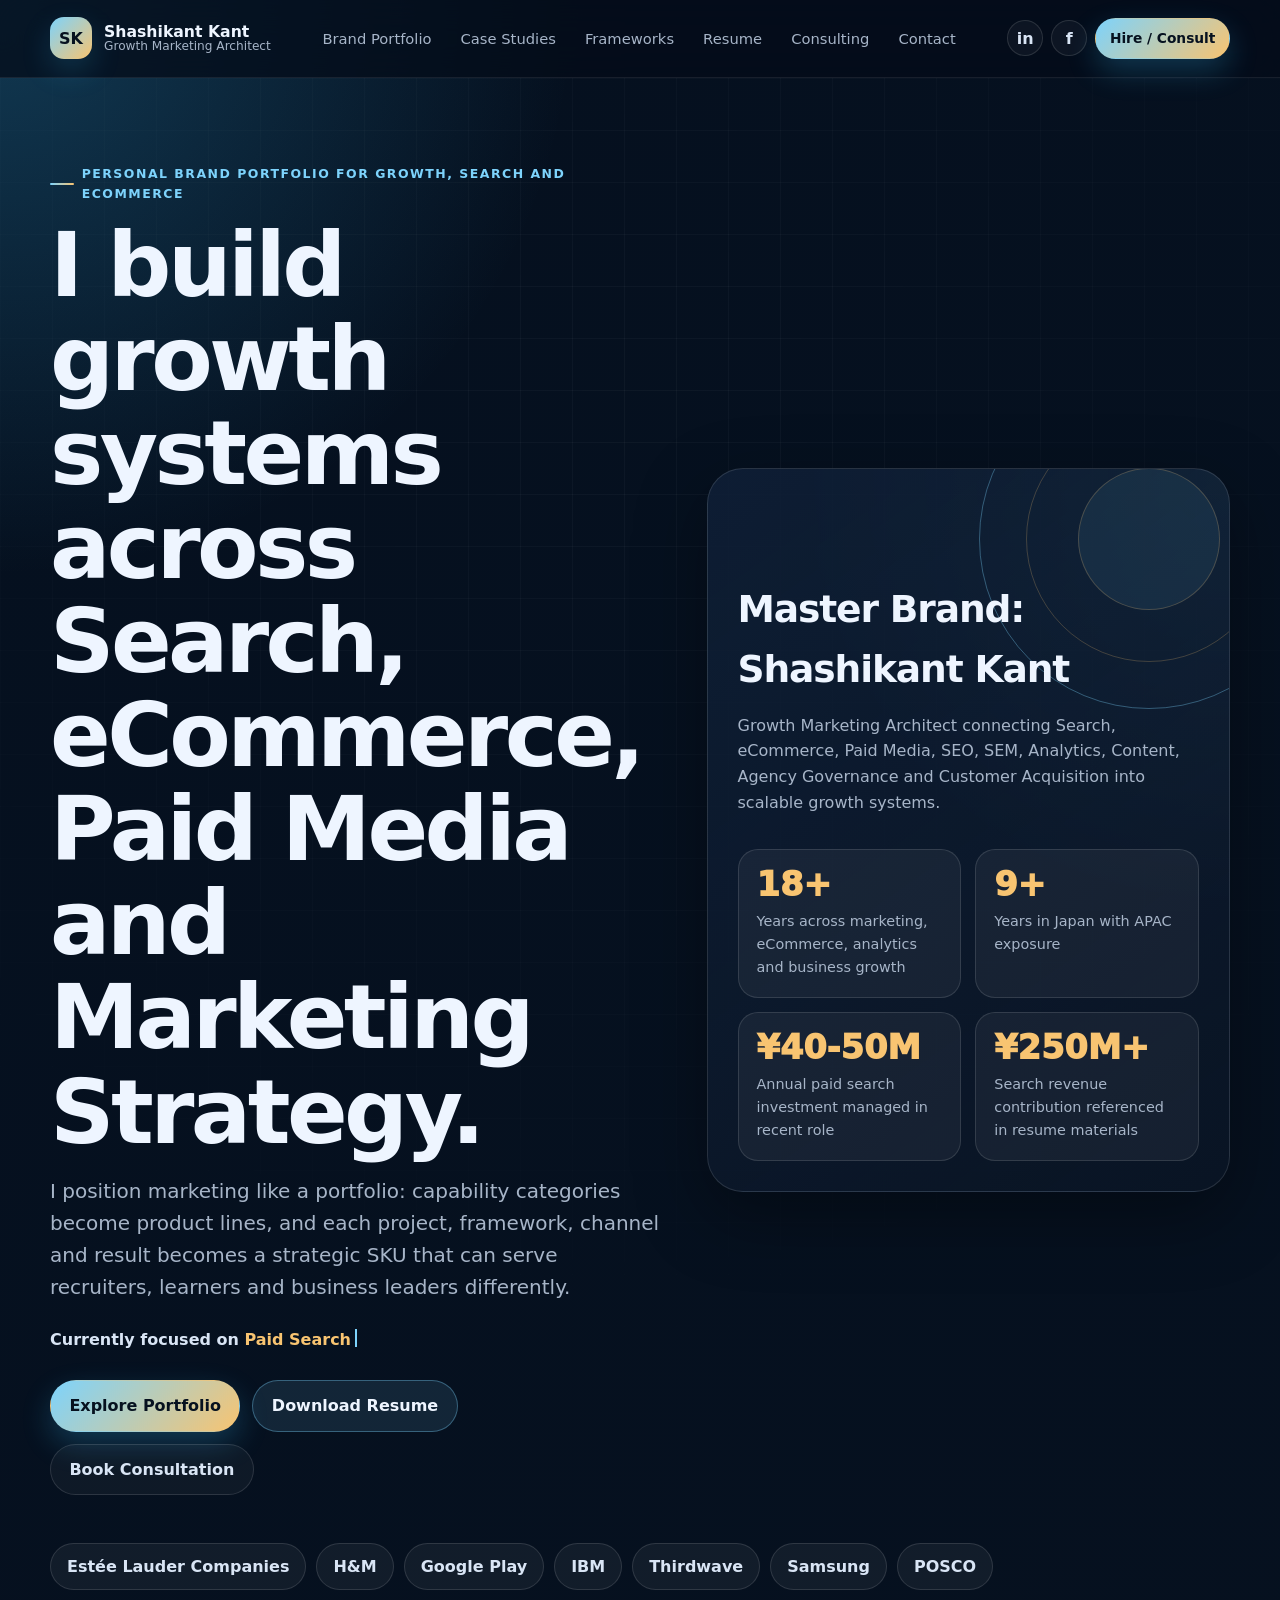
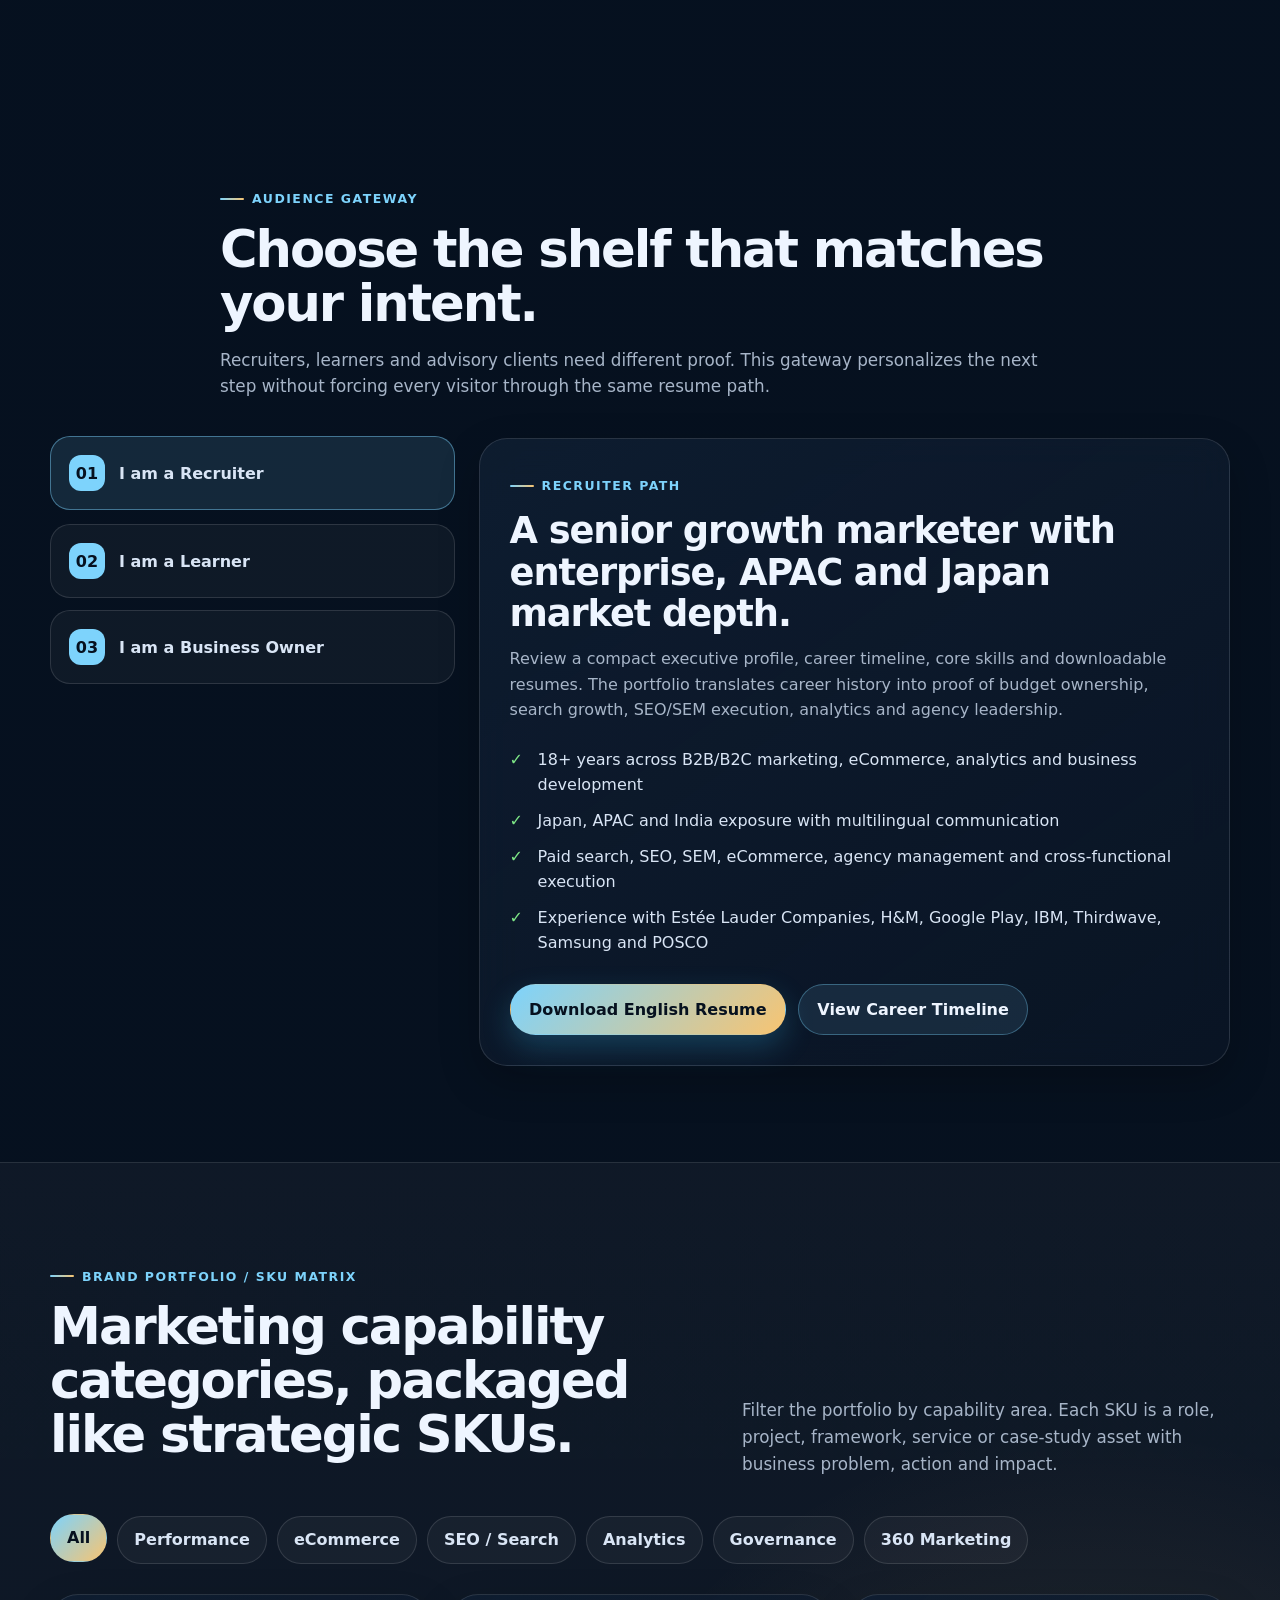
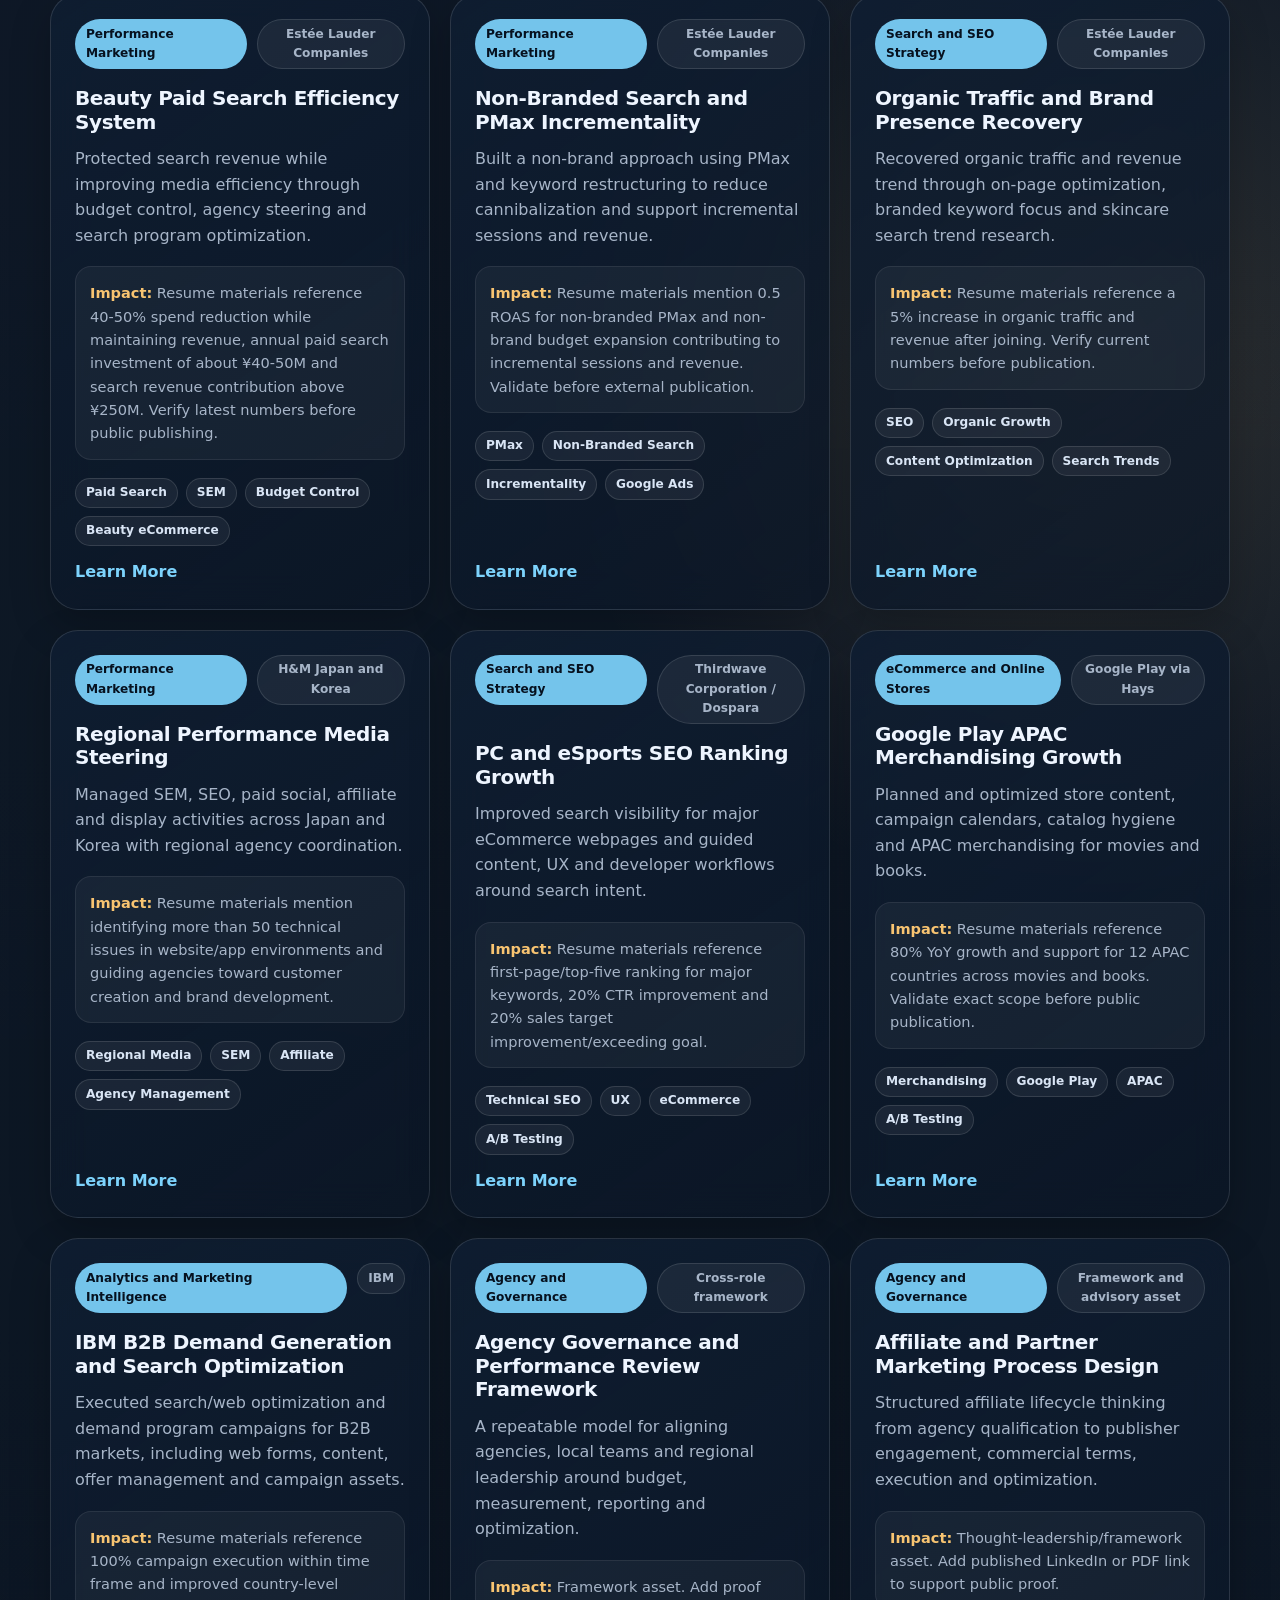
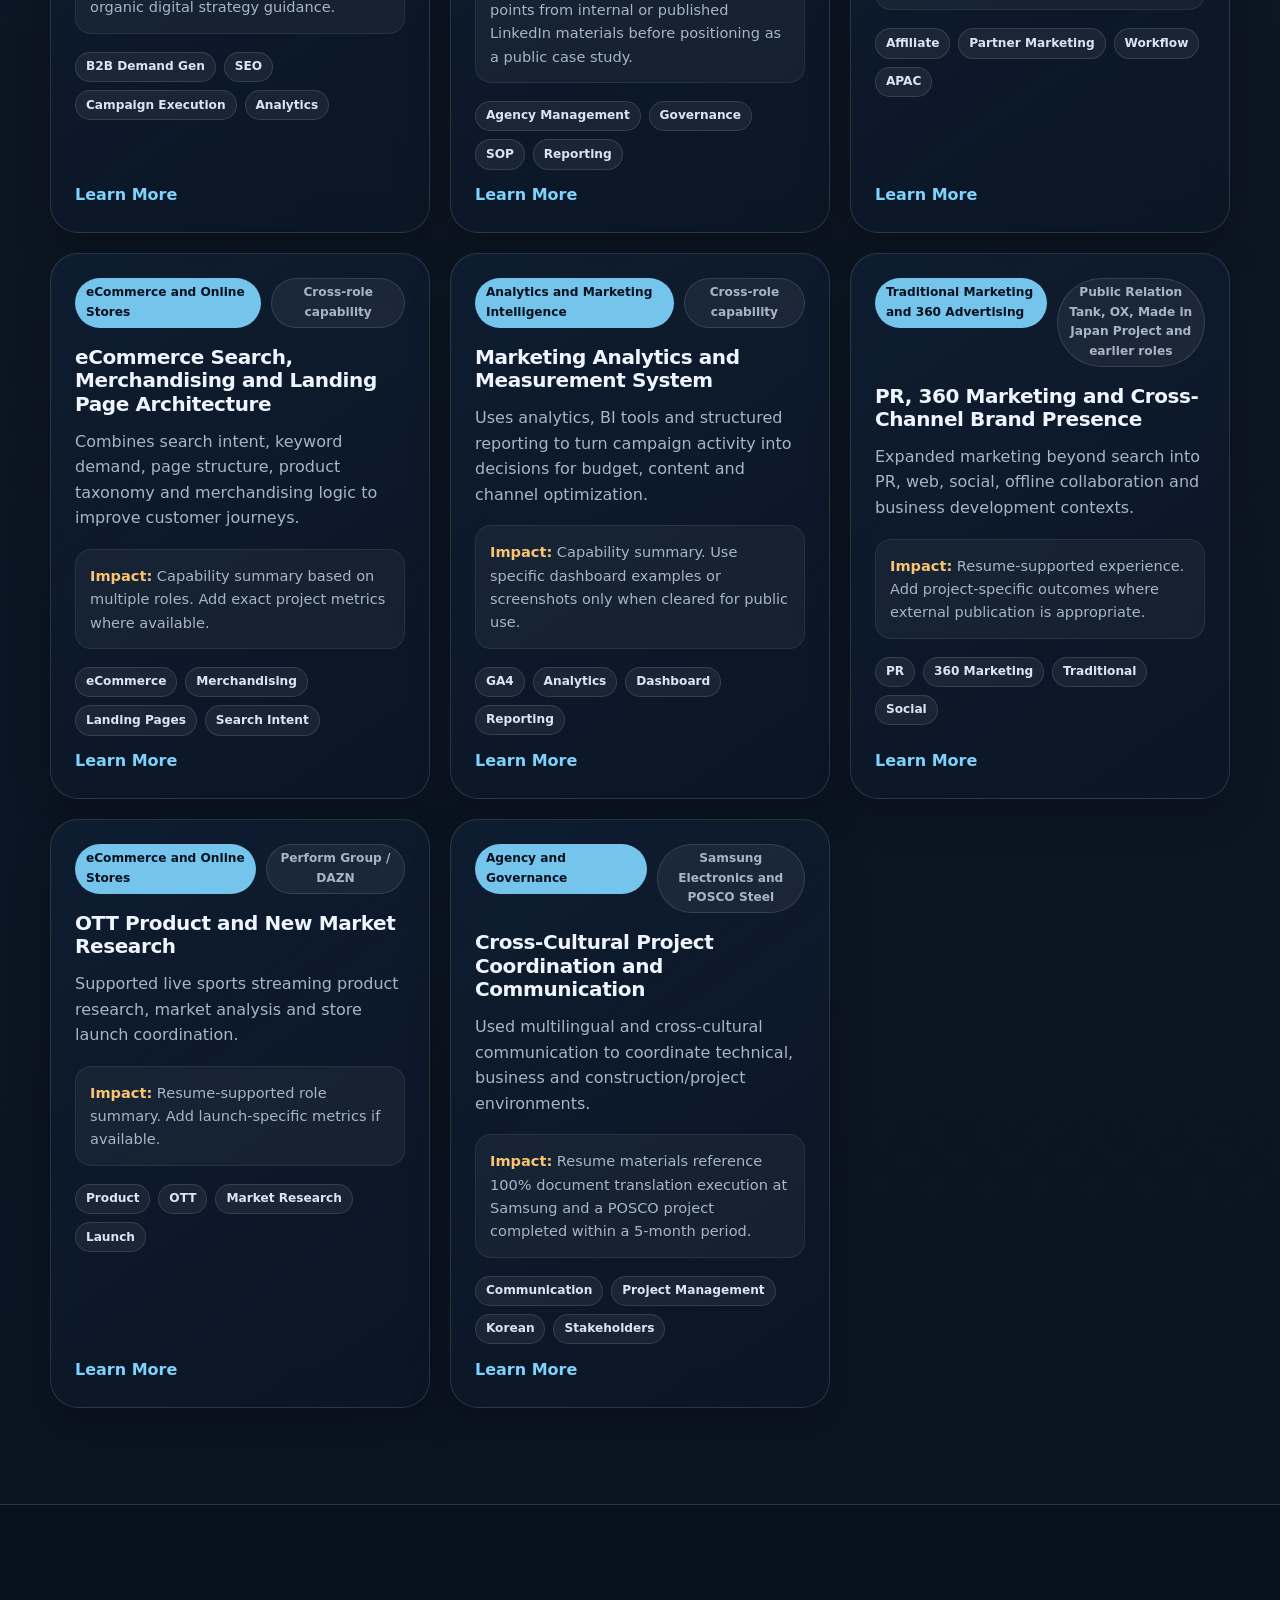
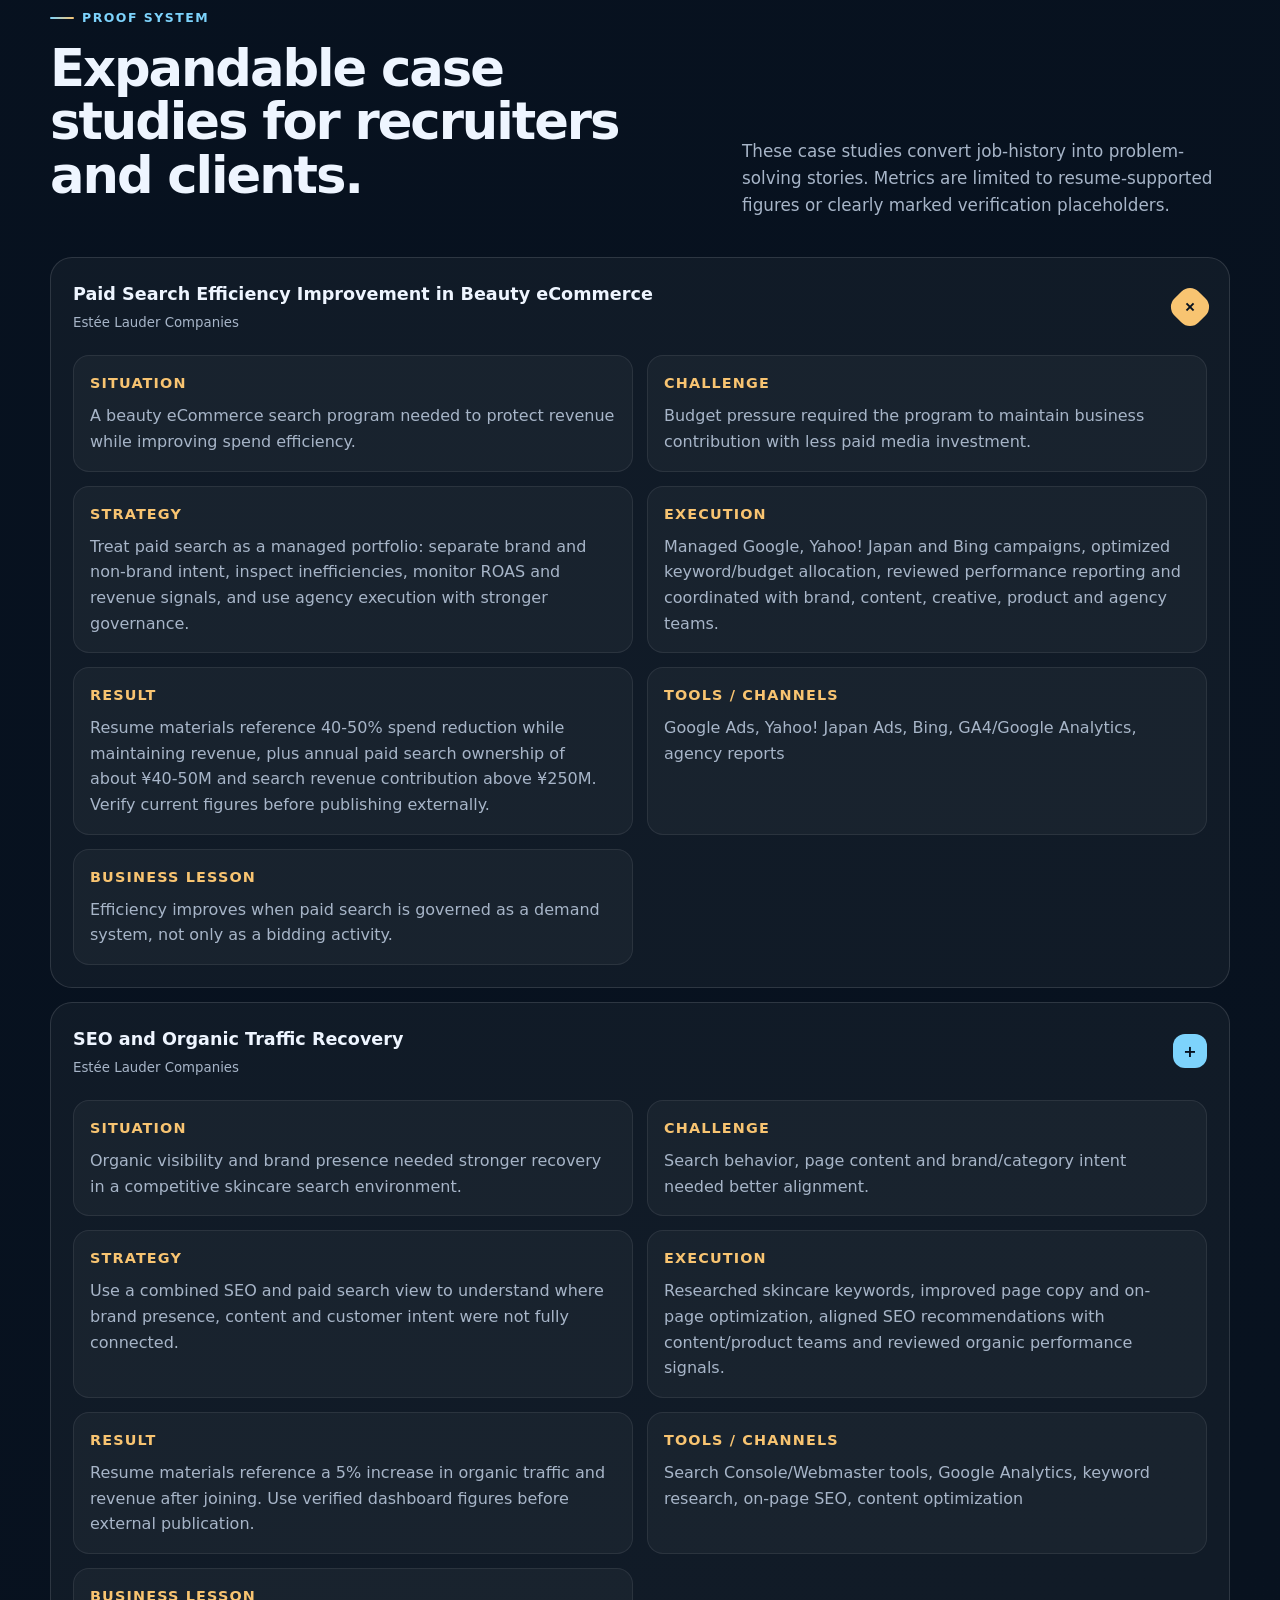
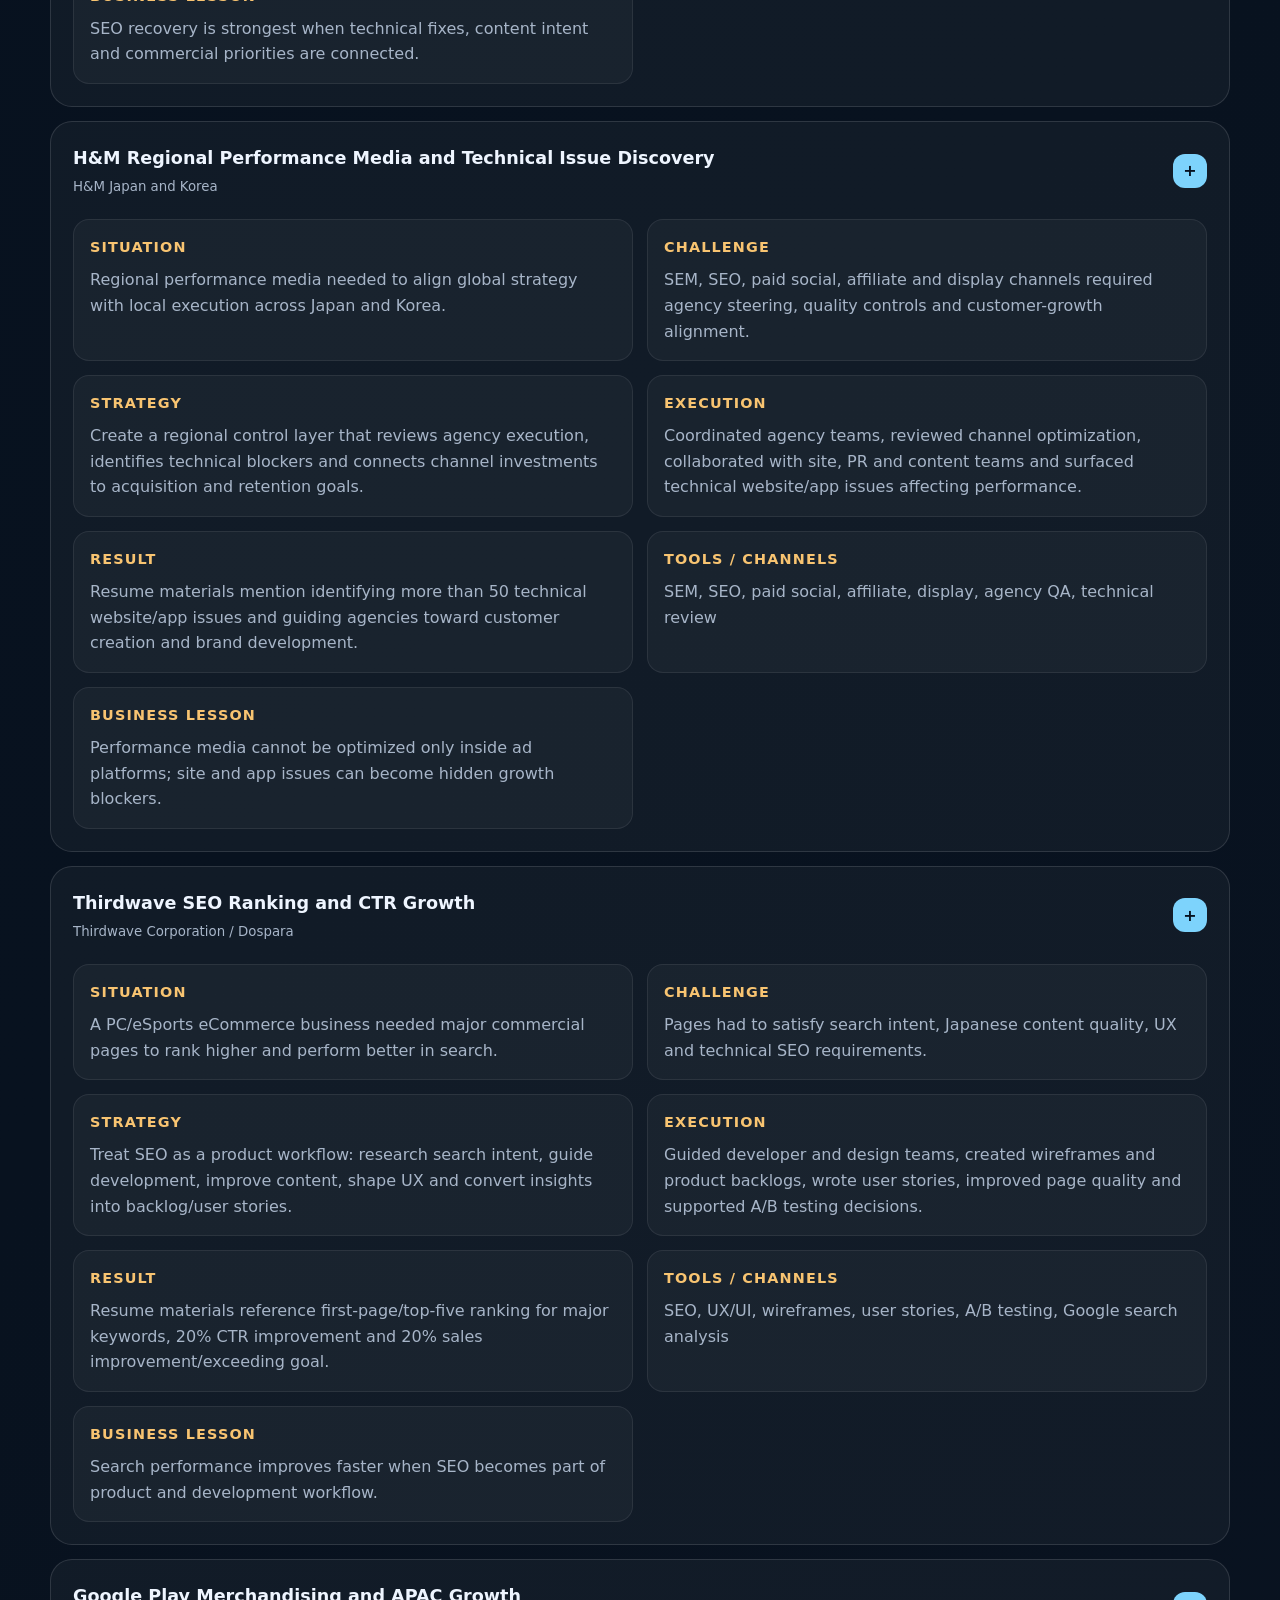
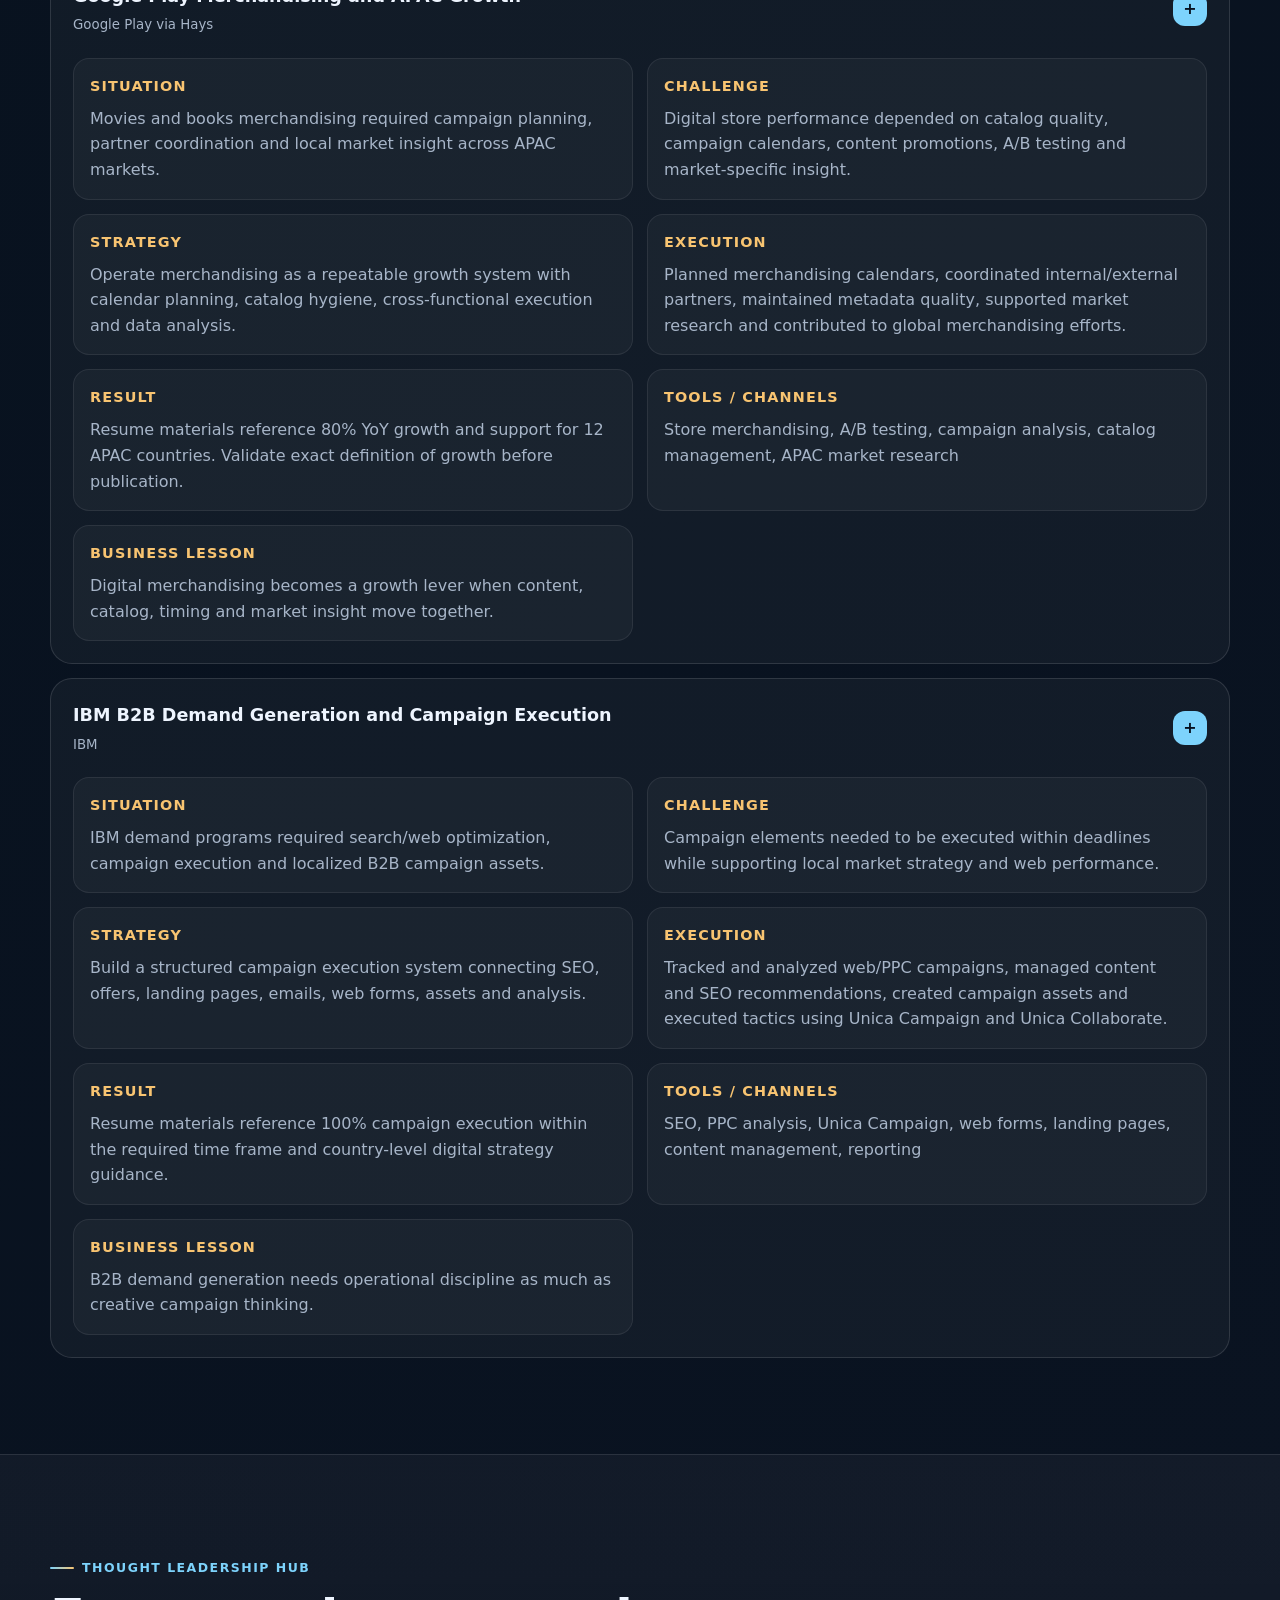
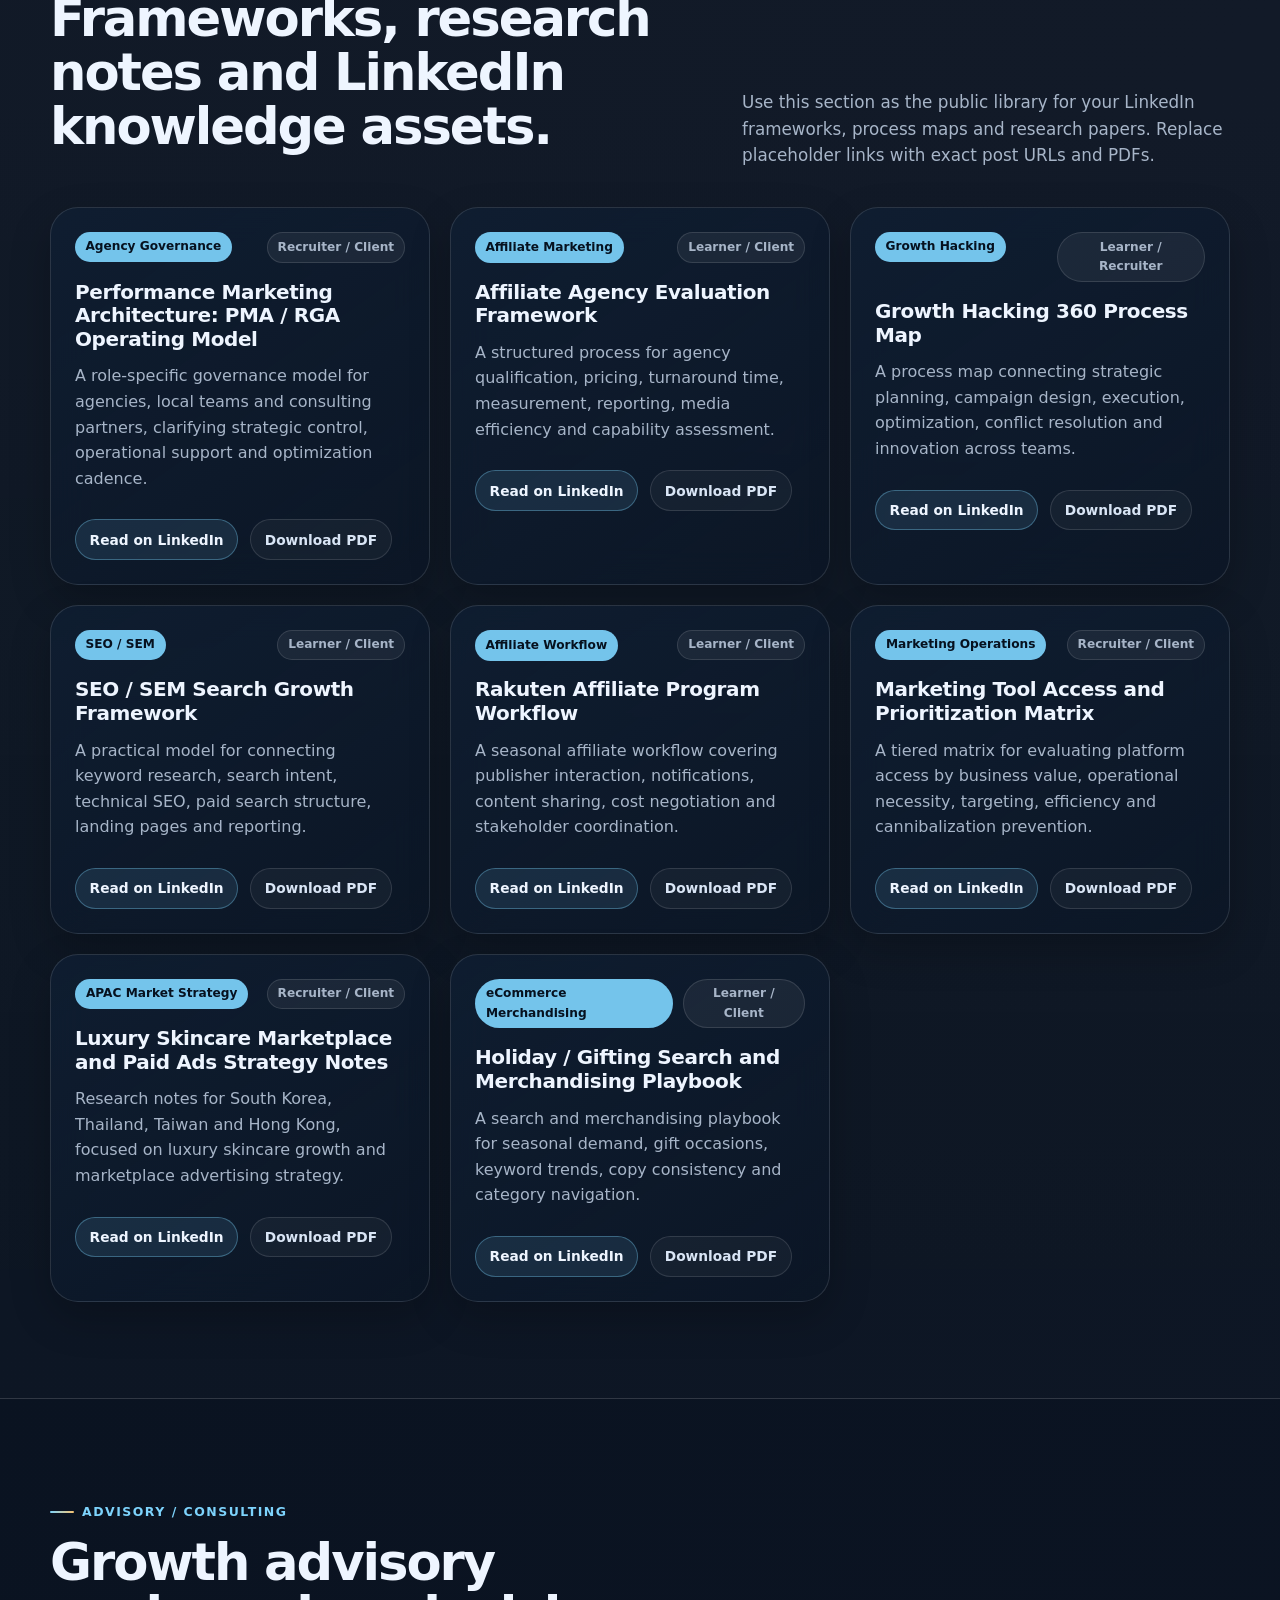
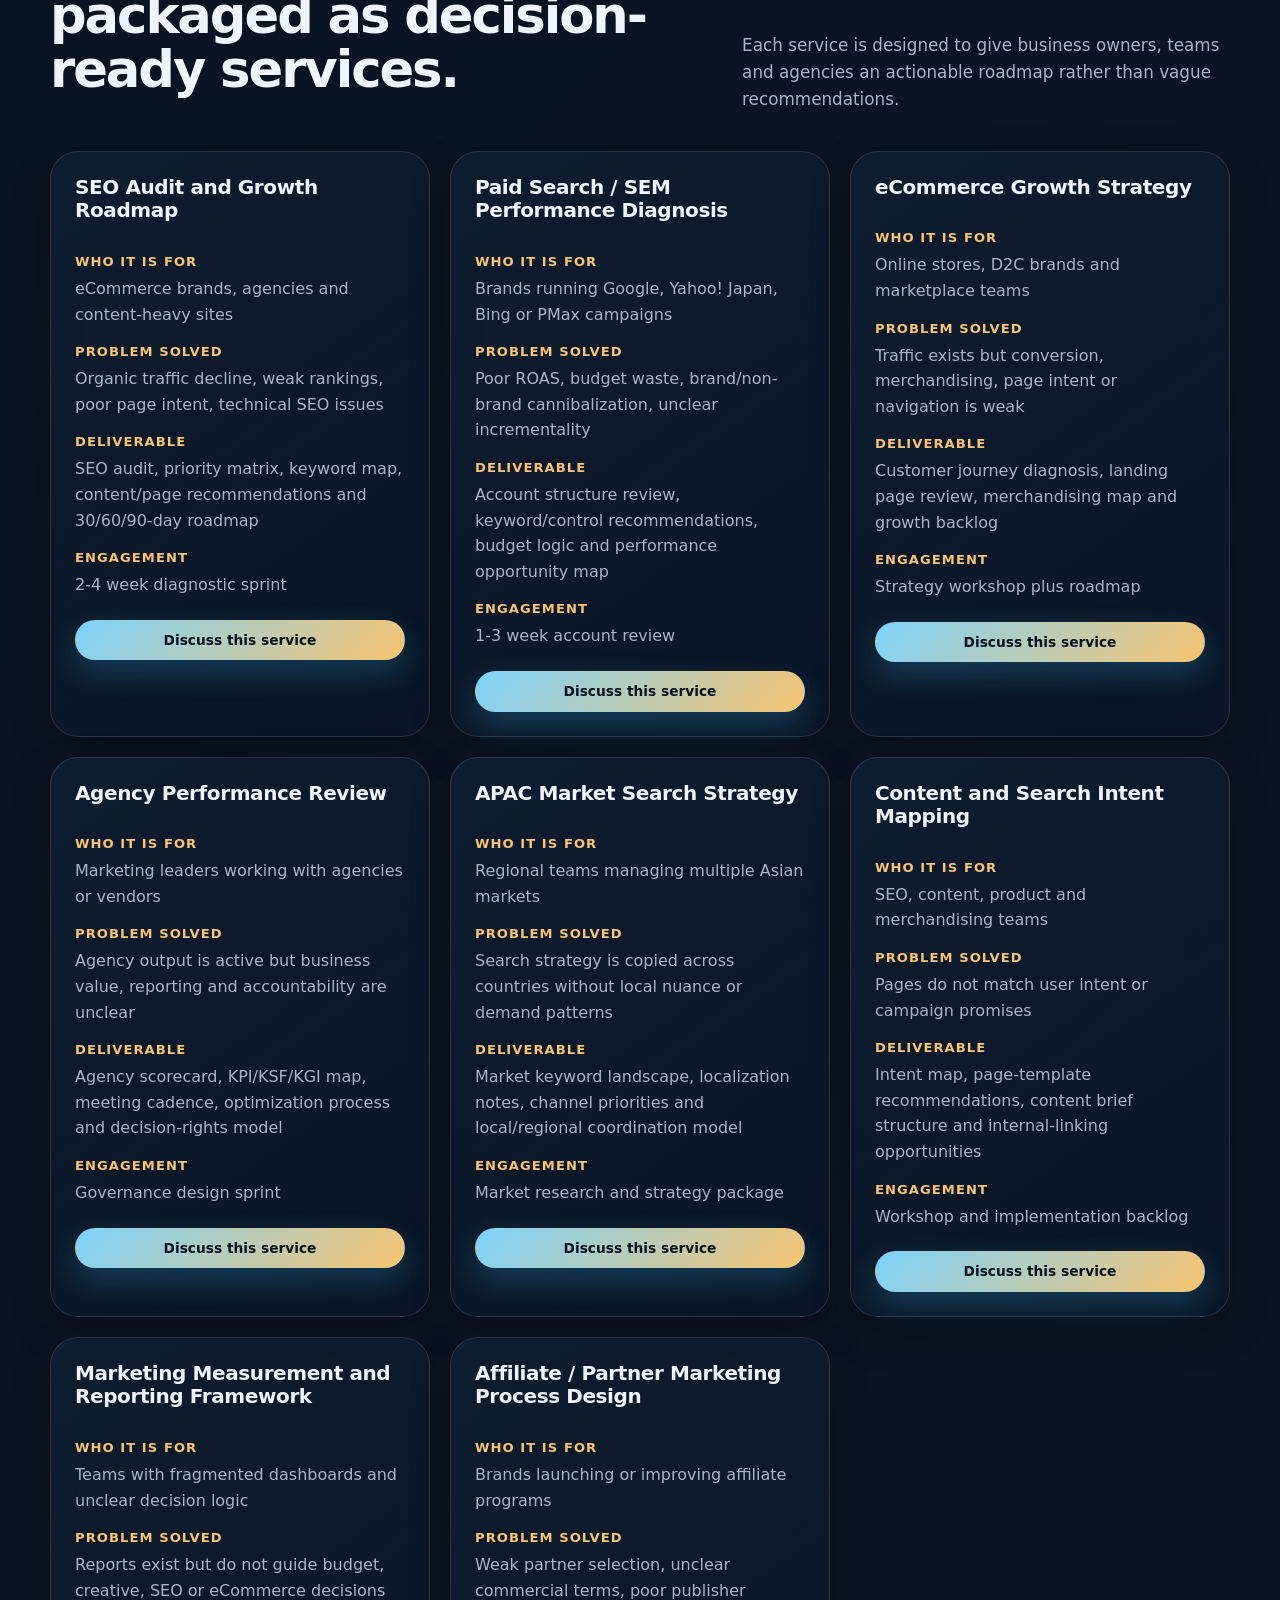
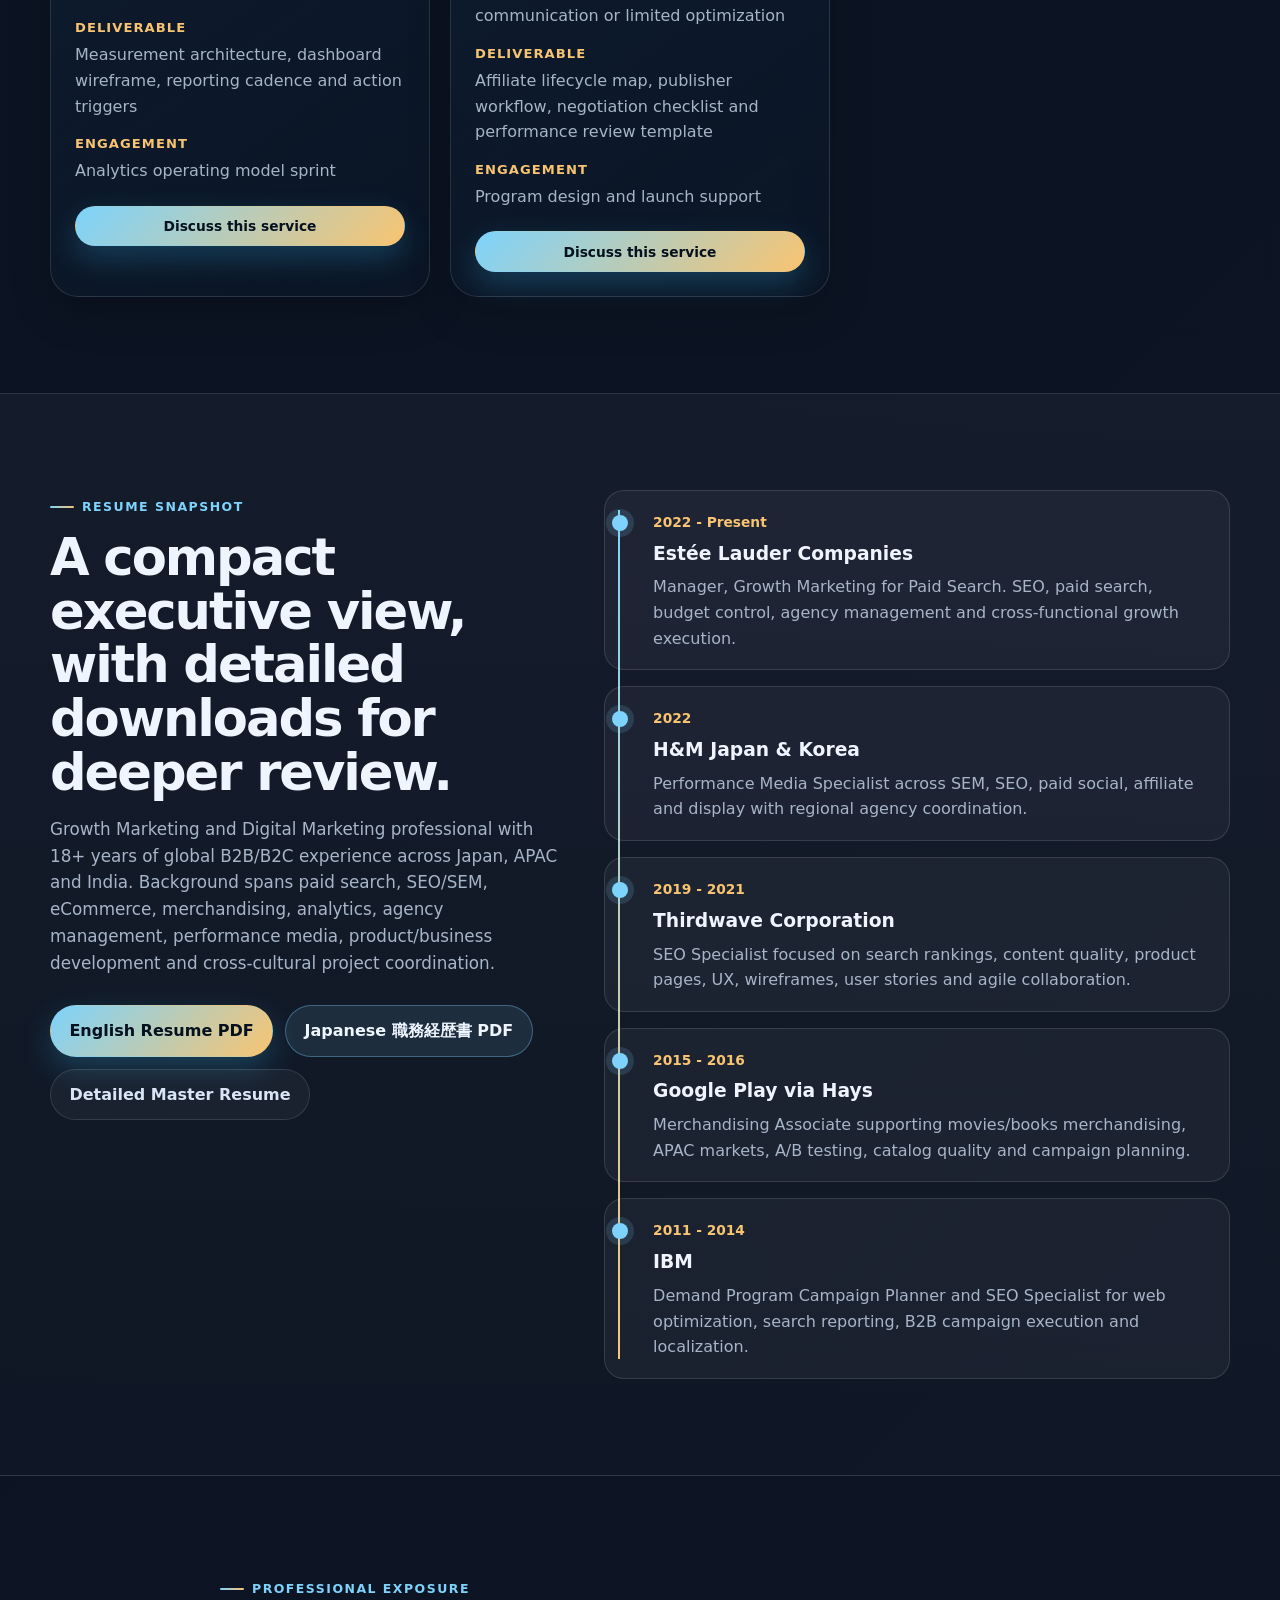
<file: index.html>
<!DOCTYPE html>
<html lang="en">
<head>
  <meta charset="UTF-8" />
  <meta name="viewport" content="width=device-width, initial-scale=1.0" />
  <title>Shashikant Kant | Growth Marketing Architect</title>
  <meta name="description" content="Portfolio website for Shashikant Kant, a Growth Marketing Architect connecting Search, eCommerce, Paid Media, SEO, SEM, Analytics and Agency Governance across Japan, APAC and India." />
  <meta name="keywords" content="Shashikant Kant, Growth Marketing Architect, SEO, SEM, Paid Search, Performance Marketing, eCommerce, APAC Marketing, Japan Digital Marketing" />
  <meta name="author" content="Shashikant Kant" />
  <link rel="canonical" href="https://[your-domain]/" />

  <meta property="og:type" content="website" />
  <meta property="og:title" content="Shashikant Kant | Growth Marketing Architect" />
  <meta property="og:description" content="A brand portfolio of growth marketing capabilities: Search, eCommerce, Paid Media, SEO, SEM, Analytics and Agency Governance." />
  <meta property="og:url" content="https://[your-domain]/" />
  <meta property="og:image" content="assets/social/og-image.png" />

  <meta name="twitter:card" content="summary_large_image" />
  <meta name="twitter:title" content="Shashikant Kant | Growth Marketing Architect" />
  <meta name="twitter:description" content="Growth marketing portfolio for recruiters, learners and advisory clients." />
  <meta name="twitter:image" content="assets/social/og-image.png" />

  <link rel="stylesheet" href="styles.css" />

  <script type="application/ld+json">
  {
    "@context": "https://schema.org",
    "@graph": [
      {
        "@type": "Person",
        "name": "Shashikant Kant",
        "url": "https://[your-domain]/",
        "sameAs": [
          "https://jp.linkedin.com/in/mrkant",
          "[Add Facebook URL]"
        ],
        "jobTitle": "Growth Marketing Architect",
        "knowsAbout": [
          "SEO", "SEM", "Paid Search", "Performance Marketing", "eCommerce", "Digital Marketing", "Growth Marketing", "Analytics", "Agency Management", "APAC Marketing"
        ],
        "address": {
          "@type": "PostalAddress",
          "addressLocality": "Tokyo",
          "addressCountry": "JP"
        },
        "email": "mailto:mr.kant@outlook.com",
        "alumniOf": [
          { "@type": "CollegeOrUniversity", "name": "Doshisha University" },
          { "@type": "CollegeOrUniversity", "name": "Delhi University" }
        ]
      },
      {
        "@type": "ProfessionalService",
        "name": "Shashikant Kant Growth Marketing Advisory",
        "url": "https://[your-domain]/",
        "areaServed": ["Japan", "APAC", "India", "Global"],
        "serviceType": [
          "SEO Audit", "Paid Search Diagnosis", "eCommerce Growth Strategy", "Agency Performance Review", "Marketing Measurement Framework"
        ],
        "provider": {
          "@type": "Person",
          "name": "Shashikant Kant"
        }
      }
    ]
  }
  </script>
</head>
<body>
  <a class="skip-link" href="#main">Skip to content</a>

  <header class="site-header" id="top">
    <div class="container nav-shell">
      <a class="brand-mark" href="#home" aria-label="Shashikant Kant home">
        <span class="brand-initials">SK</span>
        <span class="brand-text">
          <strong>Shashikant Kant</strong>
          <small>Growth Marketing Architect</small>
        </span>
      </a>

      <button class="menu-toggle" type="button" aria-label="Open menu" aria-expanded="false" aria-controls="mainNav">
        <span></span>
        <span></span>
        <span></span>
      </button>

      <nav class="site-nav" id="mainNav" aria-label="Main navigation">
        <a href="#portfolio">Brand Portfolio</a>
        <a href="#case-studies">Case Studies</a>
        <a href="#frameworks">Frameworks</a>
        <a href="#resume">Resume</a>
        <a href="#consulting">Consulting</a>
        <a href="#contact">Contact</a>
      </nav>

      <div class="nav-actions">
        <a class="social-link" href="https://jp.linkedin.com/in/mrkant" target="_blank" rel="noopener" aria-label="LinkedIn profile">in</a>
        <a class="social-link" href="[Add Facebook URL]" aria-label="Facebook profile">f</a>
        <a class="button button-small button-primary" href="#contact">Hire / Consult</a>
      </div>
    </div>
  </header>

  <main id="main">
    <section class="hero section" id="home" aria-labelledby="hero-title">
      <div class="container hero-grid">
        <div class="hero-copy">
          <span class="eyebrow">Personal Brand Portfolio for Growth, Search and eCommerce</span>
          <h1 id="hero-title">I build growth systems across Search, eCommerce, Paid Media and Marketing Strategy.</h1>
          <p class="hero-lead">
            I position marketing like a portfolio: capability categories become product lines, and each project, framework, channel and result becomes a strategic SKU that can serve recruiters, learners and business leaders differently.
          </p>
          <p class="typing-line" aria-live="polite">
            Currently focused on <span id="typingText">SEO</span><span class="typing-caret" aria-hidden="true"></span>
          </p>
          <div class="hero-actions">
            <a class="button button-primary" href="#portfolio">Explore Portfolio</a>
            <a class="button button-secondary" href="assets/resumes/shashikant-resume-english-detailed.pdf" download>Download Resume</a>
            <a class="button button-ghost" href="#contact">Book Consultation</a>
          </div>
        </div>

        <aside class="hero-panel" aria-label="Professional credibility snapshot">
          <div class="panel-orbit" aria-hidden="true"></div>
          <h2>Master Brand: Shashikant Kant</h2>
          <p>Growth Marketing Architect connecting Search, eCommerce, Paid Media, SEO, SEM, Analytics, Content, Agency Governance and Customer Acquisition into scalable growth systems.</p>
          <dl class="stat-grid">
            <div>
              <dt>18+</dt>
              <dd>Years across marketing, eCommerce, analytics and business growth</dd>
            </div>
            <div>
              <dt>9+</dt>
              <dd>Years in Japan with APAC exposure</dd>
            </div>
            <div>
              <dt>¥40-50M</dt>
              <dd>Annual paid search investment managed in recent role</dd>
            </div>
            <div>
              <dt>¥250M+</dt>
              <dd>Search revenue contribution referenced in resume materials</dd>
            </div>
          </dl>
        </aside>
      </div>

      <div class="container credibility-strip" aria-label="Professional exposure">
        <span>Estée Lauder Companies</span>
        <span>H&amp;M</span>
        <span>Google Play</span>
        <span>IBM</span>
        <span>Thirdwave</span>
        <span>Samsung</span>
        <span>POSCO</span>
      </div>
    </section>

    <section class="section" id="audience" aria-labelledby="audience-title">
      <div class="container section-heading">
        <span class="eyebrow">Audience Gateway</span>
        <h2 id="audience-title">Choose the shelf that matches your intent.</h2>
        <p>Recruiters, learners and advisory clients need different proof. This gateway personalizes the next step without forcing every visitor through the same resume path.</p>
      </div>

      <div class="container audience-layout">
        <div class="audience-tabs" role="tablist" aria-label="Audience selection">
          <button class="audience-tab is-active" id="audience-recruiter-tab" role="tab" aria-selected="true" aria-controls="audiencePanel" data-audience="recruiter">
            <span>01</span>
            I am a Recruiter
          </button>
          <button class="audience-tab" id="audience-learner-tab" role="tab" aria-selected="false" aria-controls="audiencePanel" data-audience="learner">
            <span>02</span>
            I am a Learner
          </button>
          <button class="audience-tab" id="audience-client-tab" role="tab" aria-selected="false" aria-controls="audiencePanel" data-audience="client">
            <span>03</span>
            I am a Business Owner
          </button>
        </div>

        <article class="audience-panel glass-card" id="audiencePanel" role="tabpanel" aria-live="polite" aria-labelledby="audience-recruiter-tab"></article>
      </div>
    </section>

    <section class="section section-muted" id="portfolio" aria-labelledby="portfolio-title">
      <div class="container section-heading split-heading">
        <div>
          <span class="eyebrow">Brand Portfolio / SKU Matrix</span>
          <h2 id="portfolio-title">Marketing capability categories, packaged like strategic SKUs.</h2>
        </div>
        <p>Filter the portfolio by capability area. Each SKU is a role, project, framework, service or case-study asset with business problem, action and impact.</p>
      </div>

      <div class="container filter-bar" role="group" aria-label="Portfolio filters">
        <button class="filter-button is-active" type="button" data-filter="All">All</button>
        <button class="filter-button" type="button" data-filter="Performance Marketing">Performance</button>
        <button class="filter-button" type="button" data-filter="eCommerce and Online Stores">eCommerce</button>
        <button class="filter-button" type="button" data-filter="Search and SEO Strategy">SEO / Search</button>
        <button class="filter-button" type="button" data-filter="Analytics and Marketing Intelligence">Analytics</button>
        <button class="filter-button" type="button" data-filter="Agency and Governance">Governance</button>
        <button class="filter-button" type="button" data-filter="Traditional Marketing and 360 Advertising">360 Marketing</button>
      </div>

      <div class="container card-grid portfolio-grid" id="portfolioGrid" aria-live="polite"></div>
    </section>

    <section class="section" id="case-studies" aria-labelledby="case-title">
      <div class="container section-heading split-heading">
        <div>
          <span class="eyebrow">Proof System</span>
          <h2 id="case-title">Expandable case studies for recruiters and clients.</h2>
        </div>
        <p>These case studies convert job-history into problem-solving stories. Metrics are limited to resume-supported figures or clearly marked verification placeholders.</p>
      </div>
      <div class="container accordion-list" id="caseStudyList"></div>
    </section>

    <section class="section section-muted" id="frameworks" aria-labelledby="framework-title">
      <div class="container section-heading split-heading">
        <div>
          <span class="eyebrow">Thought Leadership Hub</span>
          <h2 id="framework-title">Frameworks, research notes and LinkedIn knowledge assets.</h2>
        </div>
        <p>Use this section as the public library for your LinkedIn frameworks, process maps and research papers. Replace placeholder links with exact post URLs and PDFs.</p>
      </div>
      <div class="container card-grid framework-grid" id="frameworkGrid"></div>
    </section>

    <section class="section" id="consulting" aria-labelledby="consulting-title">
      <div class="container section-heading split-heading">
        <div>
          <span class="eyebrow">Advisory / Consulting</span>
          <h2 id="consulting-title">Growth advisory packaged as decision-ready services.</h2>
        </div>
        <p>Each service is designed to give business owners, teams and agencies an actionable roadmap rather than vague recommendations.</p>
      </div>
      <div class="container card-grid service-grid" id="serviceGrid"></div>
    </section>

    <section class="section section-muted" id="resume" aria-labelledby="resume-title">
      <div class="container resume-grid">
        <div class="resume-copy">
          <span class="eyebrow">Resume Snapshot</span>
          <h2 id="resume-title">A compact executive view, with detailed downloads for deeper review.</h2>
          <p>
            Growth Marketing and Digital Marketing professional with 18+ years of global B2B/B2C experience across Japan, APAC and India. Background spans paid search, SEO/SEM, eCommerce, merchandising, analytics, agency management, performance media, product/business development and cross-cultural project coordination.
          </p>
          <div class="resume-actions">
            <a class="button button-primary" href="assets/resumes/shashikant-resume-english-detailed.pdf" download>English Resume PDF</a>
            <a class="button button-secondary" href="assets/resumes/shashikant-japanese-shokumukeirekisho.pdf" download>Japanese 職務経歴書 PDF</a>
            <a class="button button-ghost" href="assets/resumes/shashikant-master-resume-english.docx" download>Detailed Master Resume</a>
          </div>
        </div>

        <div class="timeline" aria-label="Career timeline">
          <article class="timeline-item">
            <span>2022 - Present</span>
            <h3>Estée Lauder Companies</h3>
            <p>Manager, Growth Marketing for Paid Search. SEO, paid search, budget control, agency management and cross-functional growth execution.</p>
          </article>
          <article class="timeline-item">
            <span>2022</span>
            <h3>H&amp;M Japan &amp; Korea</h3>
            <p>Performance Media Specialist across SEM, SEO, paid social, affiliate and display with regional agency coordination.</p>
          </article>
          <article class="timeline-item">
            <span>2019 - 2021</span>
            <h3>Thirdwave Corporation</h3>
            <p>SEO Specialist focused on search rankings, content quality, product pages, UX, wireframes, user stories and agile collaboration.</p>
          </article>
          <article class="timeline-item">
            <span>2015 - 2016</span>
            <h3>Google Play via Hays</h3>
            <p>Merchandising Associate supporting movies/books merchandising, APAC markets, A/B testing, catalog quality and campaign planning.</p>
          </article>
          <article class="timeline-item">
            <span>2011 - 2014</span>
            <h3>IBM</h3>
            <p>Demand Program Campaign Planner and SEO Specialist for web optimization, search reporting, B2B campaign execution and localization.</p>
          </article>
        </div>
      </div>
    </section>

    <section class="section" id="social-proof" aria-labelledby="proof-title">
      <div class="container section-heading">
        <span class="eyebrow">Professional Exposure</span>
        <h2 id="proof-title">Enterprise, retail, technology and industrial context.</h2>
        <p>Text-based brand chips are used by default. Add official logos only when you have permission and appropriate assets.</p>
      </div>
      <div class="container brand-chip-grid" aria-label="Companies and professional contexts">
        <span>Estée Lauder Companies</span>
        <span>H&amp;M</span>
        <span>Google / Google Play</span>
        <span>IBM</span>
        <span>Thirdwave / Dospara</span>
        <span>Samsung Electronics</span>
        <span>POSCO Steel</span>
        <span>DAZN / Perform Group</span>
        <span>Mahana Corporation</span>
        <span>Made in Japan Project</span>
      </div>
    </section>

    <section class="section section-contact" id="contact" aria-labelledby="contact-title">
      <div class="container contact-grid">
        <div class="contact-copy">
          <span class="eyebrow">Contact</span>
          <h2 id="contact-title">Recruiting, learning collaboration or advisory discussion?</h2>
          <p>
            Use the form to prepare your message. This static GitHub Pages version validates fields and shows a success state. Connect Formspree, Netlify Forms, Google Forms or EmailJS when you are ready to receive submissions.
          </p>
          <div class="contact-links">
            <a href="mailto:mr.kant@outlook.com">mr.kant@outlook.com</a>
            <a href="https://jp.linkedin.com/in/mrkant" target="_blank" rel="noopener">LinkedIn Profile</a>
          </div>
        </div>

        <form class="contact-form glass-card" id="contactForm" novalidate>
          <div class="form-row">
            <label for="name">Name</label>
            <input type="text" id="name" name="name" autocomplete="name" required />
            <small class="error-message" id="nameError"></small>
          </div>

          <div class="form-row">
            <label for="email">Email</label>
            <input type="email" id="email" name="email" autocomplete="email" required />
            <small class="error-message" id="emailError"></small>
          </div>

          <div class="form-row">
            <label for="organization">Organization</label>
            <input type="text" id="organization" name="organization" autocomplete="organization" />
          </div>

          <div class="form-grid-two">
            <div class="form-row">
              <label for="audienceType">Audience Type</label>
              <select id="audienceType" name="audienceType" required>
                <option value="">Select one</option>
                <option value="Recruiter">Recruiter / Hiring Manager</option>
                <option value="Learner">Learner / Mentee</option>
                <option value="Client">Business Owner / Consulting Client</option>
                <option value="Partner">Agency / Partner</option>
              </select>
              <small class="error-message" id="audienceTypeError"></small>
            </div>

            <div class="form-row">
              <label for="contactReason">Reason for Contact</label>
              <select id="contactReason" name="contactReason" required>
                <option value="">Select one</option>
                <option value="Hiring">Hiring / Career Discussion</option>
                <option value="Consulting">Consulting / Advisory</option>
                <option value="Learning">Learning / Framework Request</option>
                <option value="Collaboration">Partnership / Collaboration</option>
              </select>
              <small class="error-message" id="contactReasonError"></small>
            </div>
          </div>

          <div class="form-row">
            <label for="message">Message</label>
            <textarea id="message" name="message" rows="6" required placeholder="Share the problem, opportunity, role or collaboration you want to discuss."></textarea>
            <small class="error-message" id="messageError"></small>
          </div>

          <div class="checkbox-row">
            <input type="checkbox" id="consent" name="consent" required />
            <label for="consent">I understand this static demo does not submit until a form provider is connected.</label>
          </div>
          <small class="error-message" id="consentError"></small>

          <button class="button button-primary form-submit" type="submit">Prepare Message</button>
          <p class="form-success" id="formSuccess" role="status" aria-live="polite"></p>
        </form>
      </div>
    </section>
  </main>

  <footer class="site-footer">
    <div class="container footer-grid">
      <div>
        <a class="brand-mark footer-brand" href="#home" aria-label="Back to home">
          <span class="brand-initials">SK</span>
          <span class="brand-text">
            <strong>Shashikant Kant</strong>
            <small>Search, eCommerce, Paid Media and Growth Systems</small>
          </span>
        </a>
        <p>Designed as a brand portfolio: capability categories as product lines, projects and frameworks as SKUs.</p>
      </div>
      <div class="footer-links" aria-label="Footer links">
        <a href="https://jp.linkedin.com/in/mrkant" target="_blank" rel="noopener">LinkedIn</a>
        <a href="[Add Facebook URL]">Facebook</a>
        <a href="mailto:mr.kant@outlook.com">Email</a>
        <a href="assets/resumes/shashikant-resume-english-detailed.pdf" download>Resume</a>
      </div>
    </div>
    <div class="container footer-bottom">
      <small>&copy; <span id="currentYear"></span> Shashikant Kant. All rights reserved.</small>
      <button class="back-to-top" type="button" id="backToTop" aria-label="Back to top">↑</button>
    </div>
  </footer>

  <div class="modal" id="skuModal" role="dialog" aria-modal="true" aria-labelledby="modalTitle" hidden>
    <div class="modal-backdrop" data-close-modal></div>
    <div class="modal-card" role="document">
      <button class="modal-close" type="button" data-close-modal aria-label="Close details">×</button>
      <span class="eyebrow" id="modalCategory"></span>
      <h2 id="modalTitle"></h2>
      <p id="modalIntro"></p>
      <div class="modal-detail-grid">
        <div>
          <h3>Business problem</h3>
          <p id="modalProblem"></p>
        </div>
        <div>
          <h3>What I did</h3>
          <p id="modalAction"></p>
        </div>
        <div>
          <h3>Tools / channels</h3>
          <p id="modalTools"></p>
        </div>
        <div>
          <h3>Impact</h3>
          <p id="modalImpact"></p>
        </div>
      </div>
      <div class="modal-tags" id="modalTags"></div>
    </div>
  </div>

  <script src="portfolio-data.js"></script>
  <script src="script.js"></script>
</body>
</html>
</file>
<file: styles.css>
:root {
  --bg: #07111f;
  --bg-soft: #0b1728;
  --surface: rgba(17, 31, 52, 0.76);
  --surface-strong: rgba(21, 39, 65, 0.92);
  --surface-muted: rgba(255, 255, 255, 0.06);
  --text: #eef5ff;
  --text-muted: #a7b5c8;
  --text-soft: #d9e5f5;
  --line: rgba(255, 255, 255, 0.12);
  --accent: #7dd3fc;
  --accent-strong: #38bdf8;
  --accent-warm: #f8c471;
  --accent-green: #7ee787;
  --danger: #ff8a8a;
  --shadow: 0 24px 70px rgba(0, 0, 0, 0.35);
  --shadow-soft: 0 16px 40px rgba(0, 0, 0, 0.22);
  --radius-lg: 28px;
  --radius-md: 18px;
  --radius-sm: 12px;
  --max-width: 1180px;
  --header-height: 78px;
  --font-sans: Inter, ui-sans-serif, system-ui, -apple-system, BlinkMacSystemFont, "Segoe UI", Roboto, Arial, "Helvetica Neue", sans-serif;
}

* {
  box-sizing: border-box;
}

html {
  scroll-behavior: smooth;
  scroll-padding-top: calc(var(--header-height) + 24px);
}

body {
  margin: 0;
  font-family: var(--font-sans);
  color: var(--text);
  background:
    radial-gradient(circle at top left, rgba(56, 189, 248, 0.24), transparent 36rem),
    radial-gradient(circle at 85% 20%, rgba(248, 196, 113, 0.14), transparent 34rem),
    linear-gradient(135deg, #05101f 0%, #08121f 48%, #0e1525 100%);
  line-height: 1.6;
  min-height: 100vh;
}

body.modal-open {
  overflow: hidden;
}

img,
svg {
  max-width: 100%;
}

a {
  color: inherit;
  text-decoration: none;
}

a:hover {
  color: var(--accent);
}

button,
input,
textarea,
select {
  font: inherit;
}

button {
  cursor: pointer;
}

:focus-visible {
  outline: 3px solid rgba(125, 211, 252, 0.9);
  outline-offset: 4px;
}

.skip-link {
  position: fixed;
  left: 1rem;
  top: 1rem;
  z-index: 9999;
  padding: 0.75rem 1rem;
  border-radius: 999px;
  background: var(--accent);
  color: #04101f;
  transform: translateY(-150%);
  transition: transform 180ms ease;
  font-weight: 800;
}

.skip-link:focus {
  transform: translateY(0);
}

.container {
  width: min(var(--max-width), calc(100% - 40px));
  margin: 0 auto;
}

.section {
  padding: 96px 0;
  position: relative;
}

.section-muted {
  background: linear-gradient(180deg, rgba(255, 255, 255, 0.035), rgba(255, 255, 255, 0.01));
  border-top: 1px solid var(--line);
  border-bottom: 1px solid var(--line);
}

.section-heading {
  max-width: 840px;
  margin-bottom: 38px;
}

.section-heading h2,
.hero-copy h1,
.resume-copy h2,
.contact-copy h2 {
  margin: 0 0 16px;
  line-height: 1.05;
  letter-spacing: -0.04em;
}

.section-heading h2,
.resume-copy h2,
.contact-copy h2 {
  font-size: clamp(2rem, 4vw, 3.4rem);
}

.section-heading p,
.resume-copy p,
.contact-copy p {
  color: var(--text-muted);
  margin: 0;
  font-size: 1.05rem;
}

.split-heading {
  display: grid;
  grid-template-columns: minmax(0, 1.15fr) minmax(280px, 0.85fr);
  gap: 32px;
  align-items: end;
  max-width: none;
}

.eyebrow {
  display: inline-flex;
  align-items: center;
  gap: 8px;
  margin-bottom: 14px;
  color: var(--accent);
  font-weight: 800;
  text-transform: uppercase;
  letter-spacing: 0.12em;
  font-size: 0.78rem;
}

.eyebrow::before {
  content: "";
  width: 24px;
  height: 2px;
  border-radius: 999px;
  background: linear-gradient(90deg, var(--accent), var(--accent-warm));
}

.glass-card {
  background: linear-gradient(145deg, rgba(15, 30, 50, 0.88), rgba(11, 22, 38, 0.72));
  border: 1px solid var(--line);
  border-radius: var(--radius-lg);
  box-shadow: var(--shadow-soft);
  backdrop-filter: blur(18px);
}

.button {
  display: inline-flex;
  align-items: center;
  justify-content: center;
  gap: 10px;
  min-height: 48px;
  padding: 0.75rem 1.15rem;
  border-radius: 999px;
  border: 1px solid transparent;
  font-weight: 800;
  transition: transform 180ms ease, border-color 180ms ease, background 180ms ease, color 180ms ease;
}

.button:hover {
  transform: translateY(-2px);
  color: inherit;
}

.button-primary {
  background: linear-gradient(135deg, var(--accent), var(--accent-warm));
  color: #06111f;
  box-shadow: 0 12px 30px rgba(56, 189, 248, 0.24);
}

.button-secondary {
  background: rgba(125, 211, 252, 0.11);
  color: var(--text);
  border-color: rgba(125, 211, 252, 0.35);
}

.button-ghost {
  background: rgba(255, 255, 255, 0.04);
  color: var(--text-soft);
  border-color: var(--line);
}

.button-small {
  min-height: 38px;
  padding: 0.52rem 0.85rem;
  font-size: 0.86rem;
}

.site-header {
  position: sticky;
  top: 0;
  z-index: 1000;
  min-height: var(--header-height);
  display: flex;
  align-items: center;
  background: rgba(5, 13, 25, 0.76);
  border-bottom: 1px solid rgba(255, 255, 255, 0.08);
  backdrop-filter: blur(20px);
}

.nav-shell {
  display: grid;
  grid-template-columns: auto 1fr auto;
  align-items: center;
  gap: 22px;
}

.brand-mark {
  display: inline-flex;
  align-items: center;
  gap: 12px;
}

.brand-initials {
  display: inline-flex;
  align-items: center;
  justify-content: center;
  width: 42px;
  height: 42px;
  border-radius: 14px;
  color: #06111f;
  background: linear-gradient(135deg, var(--accent), var(--accent-warm));
  font-weight: 900;
  box-shadow: 0 12px 30px rgba(56, 189, 248, 0.18);
}

.brand-text {
  display: flex;
  flex-direction: column;
  line-height: 1.1;
}

.brand-text strong {
  font-size: 0.98rem;
}

.brand-text small {
  color: var(--text-muted);
  font-size: 0.76rem;
}

.site-nav {
  display: flex;
  align-items: center;
  justify-content: center;
  gap: 6px;
}

.site-nav a {
  padding: 0.6rem 0.72rem;
  color: var(--text-muted);
  font-size: 0.92rem;
  border-radius: 999px;
  transition: background 180ms ease, color 180ms ease;
}

.site-nav a:hover,
.site-nav a.is-active {
  color: var(--text);
  background: rgba(255, 255, 255, 0.06);
}

.nav-actions {
  display: flex;
  align-items: center;
  gap: 8px;
}

.social-link {
  display: inline-flex;
  align-items: center;
  justify-content: center;
  width: 36px;
  height: 36px;
  border-radius: 999px;
  border: 1px solid var(--line);
  color: var(--text-soft);
  font-weight: 900;
  background: rgba(255, 255, 255, 0.04);
}

.menu-toggle {
  display: none;
  width: 44px;
  height: 44px;
  border: 1px solid var(--line);
  border-radius: 12px;
  background: rgba(255, 255, 255, 0.05);
}

.menu-toggle span {
  display: block;
  width: 18px;
  height: 2px;
  margin: 4px auto;
  border-radius: 999px;
  background: var(--text);
}

.hero {
  overflow: hidden;
  padding-top: 86px;
}

.hero::before {
  content: "";
  position: absolute;
  inset: 0;
  pointer-events: none;
  background:
    linear-gradient(rgba(255, 255, 255, 0.035) 1px, transparent 1px),
    linear-gradient(90deg, rgba(255, 255, 255, 0.035) 1px, transparent 1px);
  background-size: 52px 52px;
  mask-image: radial-gradient(circle at 50% 20%, #000 0, transparent 72%);
}

.hero-grid {
  position: relative;
  display: grid;
  grid-template-columns: minmax(0, 1.08fr) minmax(340px, 0.92fr);
  gap: 42px;
  align-items: center;
}

.hero-copy h1 {
  font-size: clamp(2.7rem, 7vw, 5.8rem);
  max-width: 850px;
}

.hero-lead {
  max-width: 720px;
  margin: 0;
  color: var(--text-muted);
  font-size: clamp(1.05rem, 2vw, 1.25rem);
}

.typing-line {
  margin: 24px 0 0;
  color: var(--text-soft);
  font-weight: 750;
}

#typingText {
  color: var(--accent-warm);
}

.typing-caret {
  display: inline-block;
  width: 2px;
  height: 1.1em;
  margin-left: 4px;
  vertical-align: -0.15em;
  background: var(--accent);
  animation: blink 1s steps(1, end) infinite;
}

.hero-actions,
.resume-actions,
.card-actions {
  display: flex;
  flex-wrap: wrap;
  gap: 12px;
  margin-top: 28px;
}

.hero-panel {
  position: relative;
  min-height: 560px;
  padding: 30px;
  border: 1px solid var(--line);
  border-radius: 36px;
  background:
    linear-gradient(145deg, rgba(15, 31, 54, 0.9), rgba(11, 22, 38, 0.72)),
    radial-gradient(circle at top right, rgba(125, 211, 252, 0.24), transparent 28rem);
  box-shadow: var(--shadow);
  overflow: hidden;
}

.panel-orbit {
  position: absolute;
  width: 340px;
  height: 340px;
  right: -90px;
  top: -100px;
  border: 1px solid rgba(125, 211, 252, 0.35);
  border-radius: 50%;
}

.panel-orbit::before,
.panel-orbit::after {
  content: "";
  position: absolute;
  border-radius: 50%;
  border: 1px solid rgba(248, 196, 113, 0.22);
}

.panel-orbit::before {
  inset: 46px;
}

.panel-orbit::after {
  inset: 98px;
  background: rgba(125, 211, 252, 0.08);
}

.hero-panel h2 {
  position: relative;
  margin: 80px 0 14px;
  font-size: clamp(1.6rem, 3vw, 2.35rem);
  letter-spacing: -0.03em;
}

.hero-panel p {
  position: relative;
  margin: 0;
  color: var(--text-muted);
}

.stat-grid {
  position: relative;
  display: grid;
  grid-template-columns: repeat(2, minmax(0, 1fr));
  gap: 14px;
  margin: 34px 0 0;
}

.stat-grid div {
  padding: 18px;
  border-radius: 20px;
  border: 1px solid var(--line);
  background: rgba(255, 255, 255, 0.05);
}

.stat-grid dt {
  font-size: clamp(1.4rem, 3vw, 2.1rem);
  font-weight: 950;
  color: var(--accent-warm);
  line-height: 1;
}

.stat-grid dd {
  margin: 8px 0 0;
  color: var(--text-muted);
  font-size: 0.9rem;
}

.credibility-strip {
  position: relative;
  display: flex;
  flex-wrap: wrap;
  gap: 10px;
  margin-top: 48px;
}

.credibility-strip span,
.brand-chip-grid span {
  display: inline-flex;
  align-items: center;
  min-height: 44px;
  padding: 0.6rem 1rem;
  border: 1px solid var(--line);
  border-radius: 999px;
  background: rgba(255, 255, 255, 0.05);
  color: var(--text-soft);
  font-weight: 750;
}

.audience-layout {
  display: grid;
  grid-template-columns: minmax(240px, 0.35fr) minmax(0, 0.65fr);
  gap: 24px;
  align-items: start;
}

.audience-tabs {
  display: grid;
  gap: 12px;
}

.audience-tab {
  display: flex;
  align-items: center;
  gap: 14px;
  width: 100%;
  padding: 18px;
  border: 1px solid var(--line);
  border-radius: 20px;
  color: var(--text-soft);
  background: rgba(255, 255, 255, 0.04);
  text-align: left;
  font-weight: 850;
  transition: transform 180ms ease, background 180ms ease, border-color 180ms ease;
}

.audience-tab:hover,
.audience-tab.is-active {
  transform: translateY(-2px);
  border-color: rgba(125, 211, 252, 0.45);
  background: rgba(125, 211, 252, 0.12);
}

.audience-tab span {
  display: inline-flex;
  align-items: center;
  justify-content: center;
  width: 36px;
  height: 36px;
  border-radius: 12px;
  color: #06111f;
  background: var(--accent);
}

.audience-panel {
  padding: 30px;
  min-height: 360px;
}

.audience-panel h3 {
  margin: 0 0 12px;
  font-size: clamp(1.5rem, 3vw, 2.3rem);
  line-height: 1.12;
  letter-spacing: -0.03em;
}

.audience-panel p {
  margin: 0;
  color: var(--text-muted);
}

.check-list {
  list-style: none;
  padding: 0;
  margin: 24px 0 0;
  display: grid;
  gap: 10px;
}

.check-list li {
  position: relative;
  padding-left: 28px;
  color: var(--text-soft);
}

.check-list li::before {
  content: "✓";
  position: absolute;
  left: 0;
  top: 0;
  color: var(--accent-green);
  font-weight: 900;
}

.filter-bar {
  display: flex;
  flex-wrap: wrap;
  gap: 10px;
  margin-bottom: 30px;
}

.filter-button {
  min-height: 42px;
  padding: 0.65rem 1rem;
  border-radius: 999px;
  border: 1px solid var(--line);
  background: rgba(255, 255, 255, 0.04);
  color: var(--text-soft);
  font-weight: 800;
  transition: background 180ms ease, border-color 180ms ease, transform 180ms ease;
}

.filter-button:hover,
.filter-button.is-active {
  transform: translateY(-2px);
  color: #06111f;
  background: linear-gradient(135deg, var(--accent), var(--accent-warm));
  border-color: transparent;
}

.card-grid {
  display: grid;
  grid-template-columns: repeat(3, minmax(0, 1fr));
  gap: 20px;
}

.portfolio-card,
.framework-card,
.service-card {
  display: flex;
  flex-direction: column;
  min-height: 100%;
  padding: 24px;
  transition: transform 180ms ease, border-color 180ms ease, box-shadow 180ms ease;
}

.portfolio-card:hover,
.framework-card:hover,
.service-card:hover {
  transform: translateY(-5px);
  border-color: rgba(125, 211, 252, 0.38);
  box-shadow: var(--shadow);
}

.card-topline {
  display: flex;
  justify-content: space-between;
  gap: 10px;
  align-items: start;
  margin-bottom: 18px;
}

.pill,
.company-label,
.tag-row span,
.modal-tags span {
  display: inline-flex;
  align-items: center;
  min-height: 28px;
  padding: 0.28rem 0.62rem;
  border-radius: 999px;
  border: 1px solid var(--line);
  background: rgba(255, 255, 255, 0.06);
  color: var(--text-soft);
  font-size: 0.76rem;
  font-weight: 800;
}

.pill {
  color: #06111f;
  background: rgba(125, 211, 252, 0.92);
  border-color: transparent;
}

.company-label {
  max-width: 45%;
  justify-content: center;
  text-align: center;
  color: var(--text-muted);
}

.portfolio-card h3,
.framework-card h3,
.service-card h3 {
  margin: 0 0 12px;
  font-size: 1.25rem;
  line-height: 1.18;
  letter-spacing: -0.02em;
}

.portfolio-card p,
.framework-card p,
.service-card p,
.service-card dd {
  color: var(--text-muted);
}

.portfolio-card p,
.framework-card p {
  margin: 0;
}

.mini-detail {
  margin-top: 18px;
  padding: 14px;
  border-radius: 16px;
  background: rgba(255, 255, 255, 0.045);
  border: 1px solid rgba(255, 255, 255, 0.08);
  color: var(--text-muted);
  font-size: 0.91rem;
}

.mini-detail strong {
  color: var(--accent-warm);
}

.tag-row,
.modal-tags {
  display: flex;
  flex-wrap: wrap;
  gap: 8px;
  margin-top: 18px;
}

.text-button {
  align-self: flex-start;
  margin-top: auto;
  padding: 0.8rem 0 0;
  border: 0;
  color: var(--accent);
  background: transparent;
  font-weight: 900;
}

.text-button:hover {
  color: var(--accent-warm);
}

.accordion-list {
  display: grid;
  gap: 14px;
}

.accordion-item {
  border: 1px solid var(--line);
  border-radius: 22px;
  background: rgba(255, 255, 255, 0.04);
  overflow: hidden;
}

.accordion-trigger {
  display: flex;
  align-items: center;
  justify-content: space-between;
  gap: 18px;
  width: 100%;
  padding: 22px;
  border: 0;
  color: var(--text);
  background: transparent;
  text-align: left;
}

.accordion-trigger strong {
  display: block;
  font-size: 1.1rem;
}

.accordion-trigger small {
  display: block;
  margin-top: 4px;
  color: var(--text-muted);
}

.accordion-icon {
  display: inline-flex;
  align-items: center;
  justify-content: center;
  width: 34px;
  height: 34px;
  flex: 0 0 34px;
  border-radius: 12px;
  color: #06111f;
  background: var(--accent);
  font-weight: 900;
}

.accordion-trigger[aria-expanded="true"] .accordion-icon {
  background: var(--accent-warm);
  transform: rotate(45deg);
}

.accordion-panel {
  padding: 0 22px 22px;
  display: grid;
  grid-template-columns: repeat(2, minmax(0, 1fr));
  gap: 14px;
}

.case-detail {
  padding: 16px;
  border-radius: 16px;
  border: 1px solid rgba(255, 255, 255, 0.08);
  background: rgba(255, 255, 255, 0.035);
}

.case-detail h3 {
  margin: 0 0 8px;
  color: var(--accent-warm);
  font-size: 0.9rem;
  text-transform: uppercase;
  letter-spacing: 0.08em;
}

.case-detail p {
  margin: 0;
  color: var(--text-muted);
}

.service-card dl {
  display: grid;
  gap: 14px;
  margin: 16px 0 22px;
}

.service-card dt {
  color: var(--accent-warm);
  font-weight: 900;
  font-size: 0.82rem;
  text-transform: uppercase;
  letter-spacing: 0.08em;
}

.service-card dd {
  margin: 4px 0 0;
}

.resume-grid,
.contact-grid {
  display: grid;
  grid-template-columns: minmax(0, 0.9fr) minmax(340px, 1.1fr);
  gap: 42px;
  align-items: start;
}

.timeline {
  position: relative;
  display: grid;
  gap: 16px;
}

.timeline::before {
  content: "";
  position: absolute;
  left: 14px;
  top: 20px;
  bottom: 20px;
  width: 2px;
  background: linear-gradient(var(--accent), var(--accent-warm));
}

.timeline-item {
  position: relative;
  padding: 18px 18px 18px 48px;
  border-radius: 20px;
  border: 1px solid var(--line);
  background: rgba(255, 255, 255, 0.045);
}

.timeline-item::before {
  content: "";
  position: absolute;
  left: 7px;
  top: 24px;
  width: 16px;
  height: 16px;
  border-radius: 50%;
  background: var(--accent);
  box-shadow: 0 0 0 6px rgba(125, 211, 252, 0.15);
}

.timeline-item span {
  color: var(--accent-warm);
  font-size: 0.86rem;
  font-weight: 900;
}

.timeline-item h3 {
  margin: 4px 0 6px;
}

.timeline-item p {
  margin: 0;
  color: var(--text-muted);
}

.brand-chip-grid {
  display: flex;
  flex-wrap: wrap;
  gap: 12px;
}

.section-contact {
  background: radial-gradient(circle at 50% 0%, rgba(125, 211, 252, 0.16), transparent 44rem);
}

.contact-links {
  display: flex;
  flex-direction: column;
  gap: 10px;
  margin-top: 24px;
}

.contact-links a {
  color: var(--accent);
  font-weight: 850;
}

.contact-form {
  padding: 28px;
}

.form-row {
  display: grid;
  gap: 8px;
  margin-bottom: 16px;
}

.form-grid-two {
  display: grid;
  grid-template-columns: repeat(2, minmax(0, 1fr));
  gap: 16px;
}

label {
  color: var(--text-soft);
  font-weight: 800;
}

input,
textarea,
select {
  width: 100%;
  border: 1px solid var(--line);
  border-radius: 14px;
  background: rgba(255, 255, 255, 0.065);
  color: var(--text);
  padding: 0.85rem 0.95rem;
}

select option {
  background: #0b1728;
  color: var(--text);
}

textarea {
  resize: vertical;
}

input[aria-invalid="true"],
textarea[aria-invalid="true"],
select[aria-invalid="true"] {
  border-color: var(--danger);
}

.error-message {
  min-height: 18px;
  color: var(--danger);
  font-weight: 750;
}

.checkbox-row {
  display: grid;
  grid-template-columns: auto 1fr;
  gap: 10px;
  align-items: start;
  margin: 4px 0 6px;
}

.checkbox-row input {
  width: 18px;
  height: 18px;
  margin-top: 4px;
}

.form-submit {
  width: 100%;
  margin-top: 14px;
}

.form-success {
  margin: 16px 0 0;
  color: var(--accent-green);
  font-weight: 750;
}

.form-success a {
  color: var(--accent);
  text-decoration: underline;
}

.site-footer {
  padding: 48px 0 22px;
  background: rgba(0, 0, 0, 0.24);
  border-top: 1px solid var(--line);
}

.footer-grid,
.footer-bottom {
  display: flex;
  justify-content: space-between;
  gap: 24px;
  align-items: center;
}

.footer-grid p {
  max-width: 560px;
  margin: 16px 0 0;
  color: var(--text-muted);
}

.footer-links {
  display: flex;
  flex-wrap: wrap;
  gap: 12px;
}

.footer-links a {
  color: var(--text-muted);
  font-weight: 800;
}

.footer-bottom {
  margin-top: 34px;
  padding-top: 22px;
  border-top: 1px solid rgba(255, 255, 255, 0.08);
  color: var(--text-muted);
}

.back-to-top {
  width: 40px;
  height: 40px;
  border: 1px solid var(--line);
  border-radius: 999px;
  color: var(--text);
  background: rgba(255, 255, 255, 0.06);
  font-weight: 900;
}

.modal[hidden] {
  display: none;
}

.modal {
  position: fixed;
  inset: 0;
  z-index: 2000;
  display: grid;
  place-items: center;
  padding: 24px;
}

.modal-backdrop {
  position: absolute;
  inset: 0;
  background: rgba(0, 0, 0, 0.72);
  backdrop-filter: blur(12px);
}

.modal-card {
  position: relative;
  width: min(920px, 100%);
  max-height: min(86vh, 820px);
  overflow: auto;
  padding: 30px;
  border: 1px solid var(--line);
  border-radius: 30px;
  background: linear-gradient(145deg, rgba(15, 31, 54, 0.98), rgba(8, 18, 32, 0.98));
  box-shadow: var(--shadow);
}

.modal-close {
  position: absolute;
  right: 18px;
  top: 18px;
  width: 42px;
  height: 42px;
  border-radius: 999px;
  border: 1px solid var(--line);
  color: var(--text);
  background: rgba(255, 255, 255, 0.06);
  font-size: 1.4rem;
}

.modal-card h2 {
  margin: 0 56px 12px 0;
  font-size: clamp(1.8rem, 4vw, 3rem);
  line-height: 1.08;
  letter-spacing: -0.03em;
}

.modal-card > p {
  margin: 0;
  color: var(--text-muted);
}

.modal-detail-grid {
  display: grid;
  grid-template-columns: repeat(2, minmax(0, 1fr));
  gap: 16px;
  margin-top: 24px;
}

.modal-detail-grid div {
  padding: 18px;
  border: 1px solid rgba(255, 255, 255, 0.08);
  border-radius: 18px;
  background: rgba(255, 255, 255, 0.045);
}

.modal-detail-grid h3 {
  margin: 0 0 8px;
  color: var(--accent-warm);
  text-transform: uppercase;
  letter-spacing: 0.08em;
  font-size: 0.82rem;
}

.modal-detail-grid p {
  margin: 0;
  color: var(--text-muted);
}

@keyframes blink {
  0%, 49% { opacity: 1; }
  50%, 100% { opacity: 0; }
}

@media (max-width: 1080px) {
  .nav-shell {
    grid-template-columns: auto auto;
  }

  .menu-toggle {
    display: block;
    justify-self: end;
  }

  .site-nav {
    position: absolute;
    left: 20px;
    right: 20px;
    top: calc(var(--header-height) - 6px);
    display: none;
    flex-direction: column;
    align-items: stretch;
    padding: 18px;
    border: 1px solid var(--line);
    border-radius: 22px;
    background: rgba(5, 13, 25, 0.96);
    box-shadow: var(--shadow-soft);
  }

  .site-nav.is-open {
    display: flex;
  }

  .site-nav a {
    padding: 0.9rem 1rem;
  }

  .nav-actions {
    display: none;
  }

  .hero-grid,
  .resume-grid,
  .contact-grid,
  .split-heading,
  .audience-layout {
    grid-template-columns: 1fr;
  }

  .hero-panel {
    min-height: auto;
  }

  .card-grid {
    grid-template-columns: repeat(2, minmax(0, 1fr));
  }
}

@media (max-width: 720px) {
  :root {
    --header-height: 72px;
  }

  .container {
    width: min(100% - 28px, var(--max-width));
  }

  .section {
    padding: 70px 0;
  }

  .hero {
    padding-top: 58px;
  }

  .brand-text small {
    display: none;
  }

  .hero-actions,
  .resume-actions,
  .card-actions {
    flex-direction: column;
  }

  .button {
    width: 100%;
  }

  .stat-grid,
  .card-grid,
  .accordion-panel,
  .form-grid-two,
  .modal-detail-grid {
    grid-template-columns: 1fr;
  }

  .hero-panel,
  .audience-panel,
  .contact-form,
  .modal-card {
    padding: 22px;
    border-radius: 24px;
  }

  .footer-grid,
  .footer-bottom {
    flex-direction: column;
    align-items: flex-start;
  }

  .company-label {
    max-width: none;
  }

  .card-topline {
    flex-direction: column;
  }
}

@media (prefers-reduced-motion: reduce) {
  *, *::before, *::after {
    animation-duration: 0.01ms !important;
    animation-iteration-count: 1 !important;
    scroll-behavior: auto !important;
    transition-duration: 0.01ms !important;
  }
}
</file>
